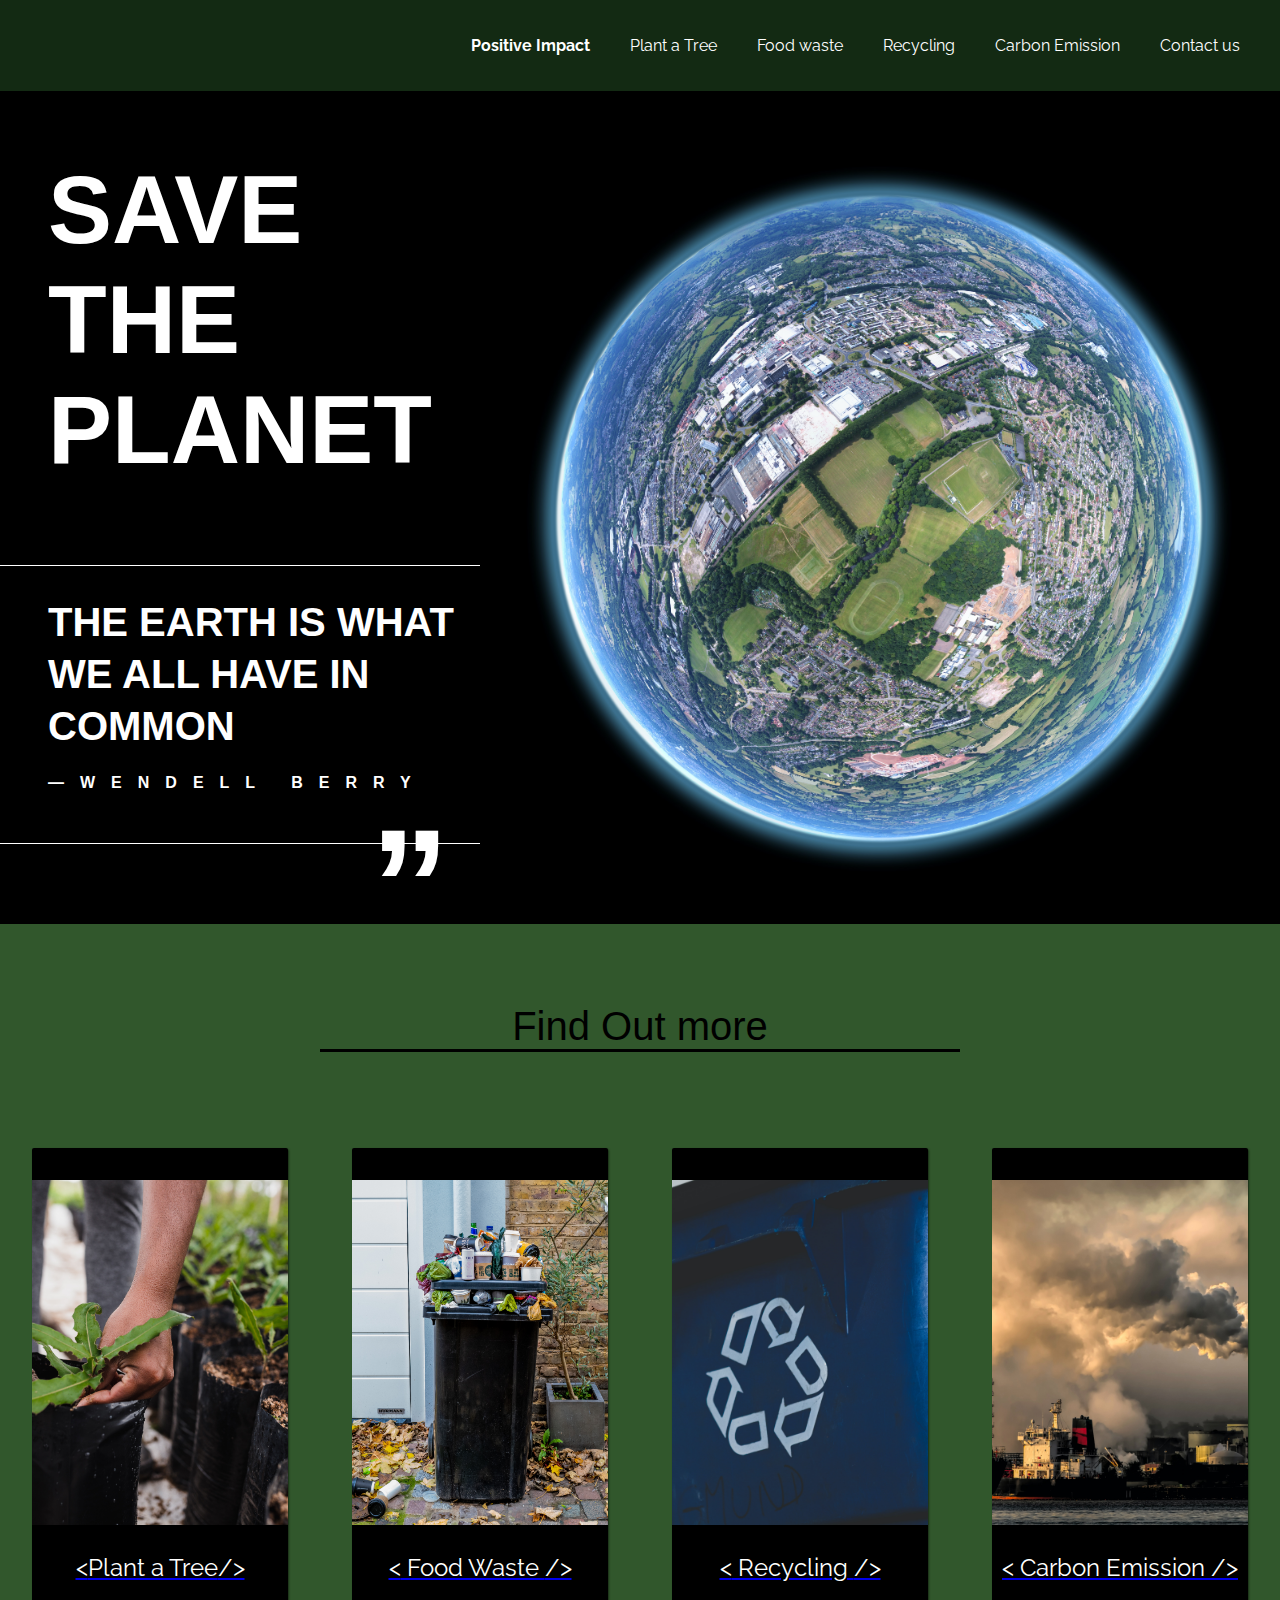
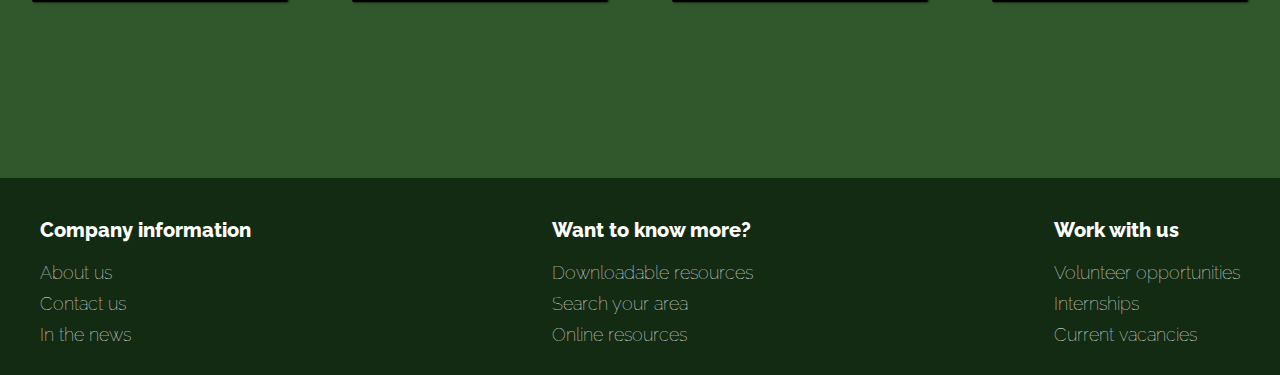
<file: index.html>
<!DOCTYPE html>
<html lang="en">
  <head>
    <meta charset="UTF-8" />
    <meta http-equiv="X-UA-Compatible" content="IE=edge" />
    <meta name="viewport" content="width=device-width, initial-scale=1.0" />
    <link rel="stylesheet" href="CSS/home-page.css" />
    <title>Positive impact</title>
  </head>
  <body>
    <!-- The Navigation section -->
    <header>
      <nav>
        <ul class="nav-links">
          <li>
            <a href="index.html"><strong>Positive Impact</strong></a>
          </li>
          <li><a href="plant-tree.html">Plant a Tree</a></li>
          <li><a href="food-waste.html">Food waste</a></li>
          <li><a href="recycling.html">Recycling</a></li>
          <li><a href="carbon-emission.html">Carbon Emission</a></li>
          <li><a href="#footer">Contact us</a></li>
        </ul>
      </nav>
    </header>
    <!-- ------------------------------------------------------- -->
    <main>
      <!-- the hero section -->
      <section class="hero">
        <div>
          <h1>SAVE THE PLANET</h1>
          <div class="blockquote">
            <h1>The earth is what we all have in common</h1>
            <h4>&mdash;Wendell Berry</h4>
          </div>
        </div>
        <img src="images/louis-reed-hzp_aT02R48-unsplash.jpg" alt="the earth" />
      </section>
      <!-- ----------------------------------------------------------------- -->

      <!-- The section that contains the different pages -->
      <section id="pages" class="pages-section">
        <h2 class="pages-section-header">Find Out more</h2>

        <!--Page one-->
        <div class="pages-grid">
          <a href="food-waste.html" class="page page-tile">
            <img
              class="page-image"
              src="images/vitor-monthay-Gpf84hh6KLI-unsplash.jpg"
              alt="Page"
            />
            <p class="page-title">
              <span class="code">&lt;</span>Plant a Tree<span class="code"
                >&#47;&gt;</span
              >
            </p>
          </a>

          <!-- Page two-->
          <a href="food-waste.html" class="page page-tile">
            <img
              class="page-image"
              src="images/the-blowup-t06aN6vewaQ-unsplash.jpg"
              alt="project"
            />
            <p class="page-title">
              <span class="code">&lt;</span>
              Food Waste
              <span class="code">&#47;&gt;</span>
            </p>
          </a>

          <!--Page three-->
          <a href="recycling.html" class="page page-tile">
            <img
              class="page-image"
              src="images/sigmund-aI4RJ--Mw4I-unsplash.jpg"
              alt="project"
            />
            <p class="page-title">
              <span class="code">&lt;</span>
              Recycling
              <span class="code">&#47;&gt;</span>
            </p>
          </a>
          <!-- Page four -->
          <a href="carbon-emission.html" class="page page-tile">
            <img
              class="page-image"
              src="images/chris-leboutillier-TUJud0AWAPI-unsplash.jpg"
              alt="project"
            />
            <p class="page-title">
              <span class="code">&lt;</span>
              Carbon Emission
              <span class="code">&#47;&gt;</span>
            </p>
          </a>
        </div>
      </section>
      <!-- --------------------------------------------------------- -->
    </main>
    <!-- The Footer section -->
    <footer>
      <div id="footer" class="footer-column">
        <h3>Company information</h3>
        <a href="#">About us</a>
        <a href="#">Contact us</a>
        <a href="#">In the news</a>
      </div>
      <div class="footer-column">
        <h3>Want to know more?</h3>
        <a href="#">Downloadable resources</a>
        <a href="#">Search your area</a>
        <a href="#">Online resources</a>
      </div>
      <div class="footer-column">
        <h3>Work with us</h3>
        <a href="#">Volunteer opportunities</a>
        <a href="#">Internships</a>
        <a href="#">Current vacancies</a>
      </div>
    </footer>
  </body>
</html>
</file>
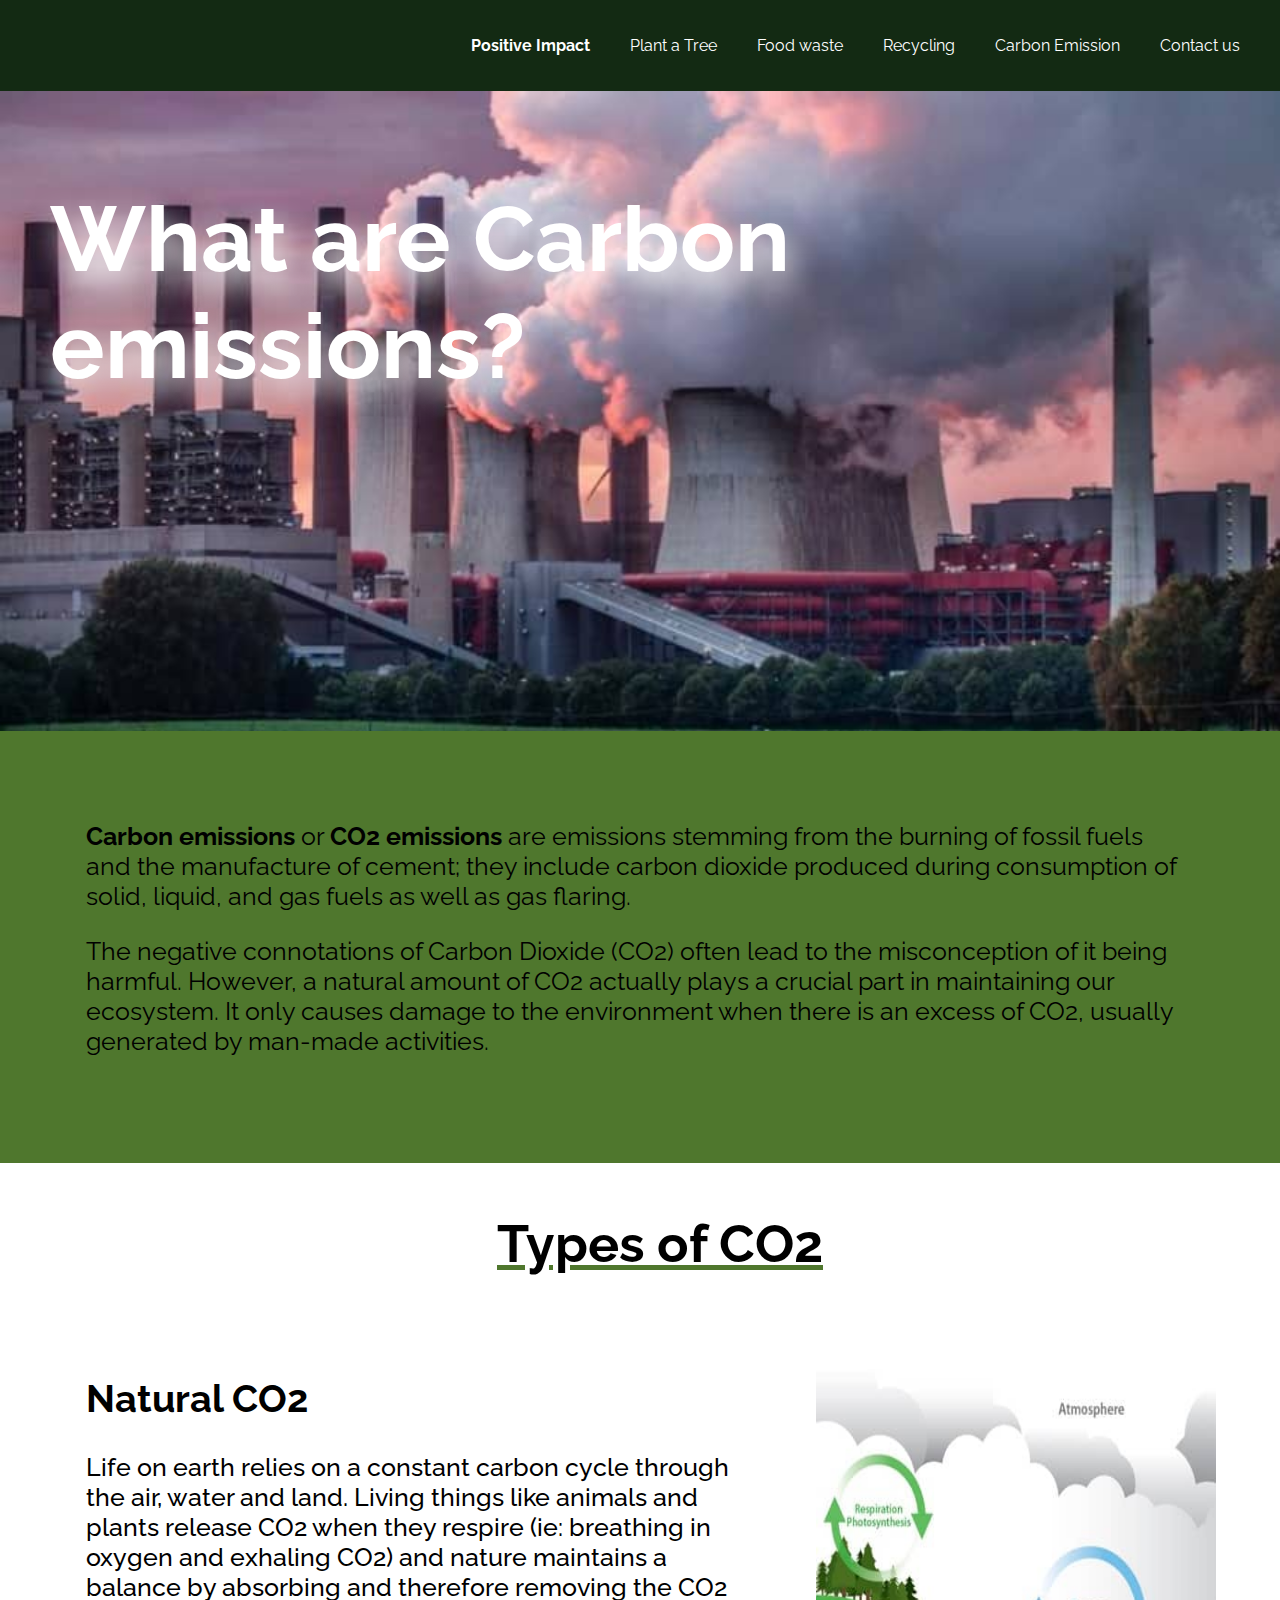
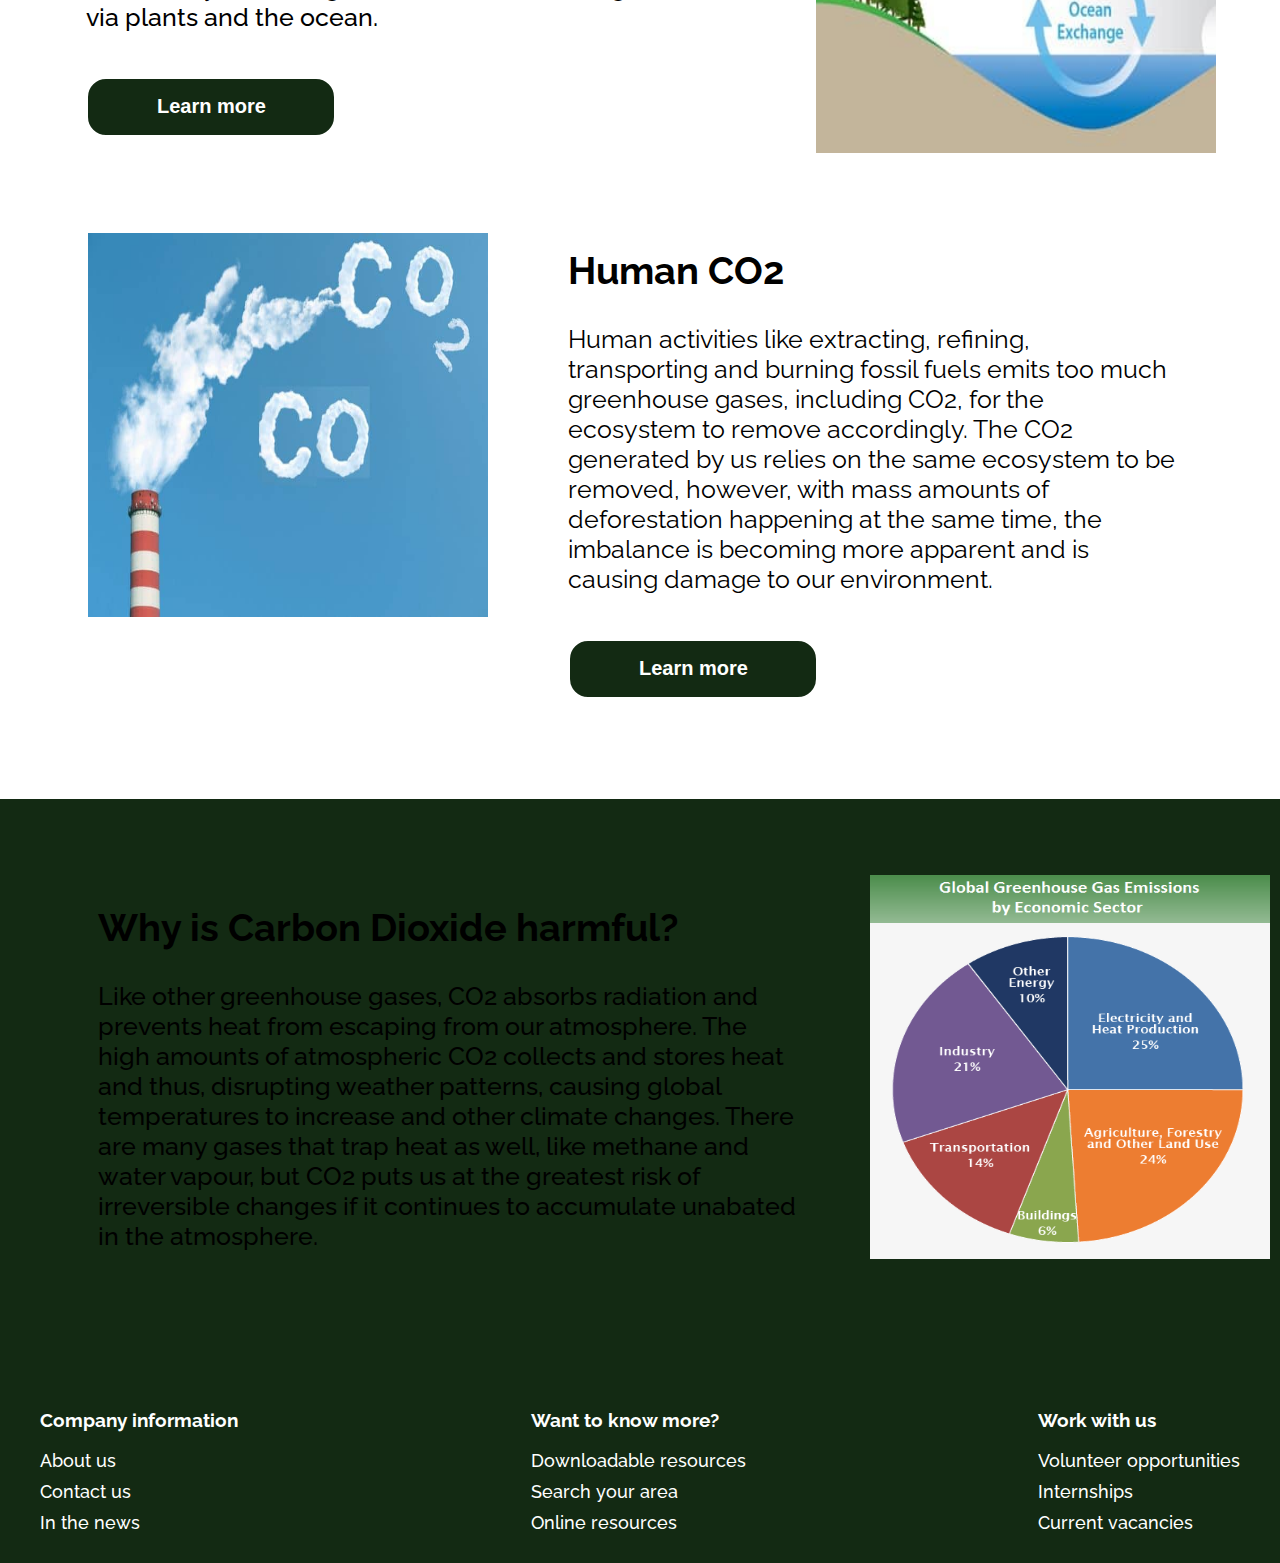
<file: carbon-emission.html>
<!DOCTYPE html>
<html lang="en">
<head>
    <meta charset="UTF-8">
    <meta http-equiv="X-UA-Compatible" content="IE=edge">
    <meta name="viewport" content="width=device-width, initial-scale=1.0">
    <link rel="stylesheet" href="CSS/carbon-emission.css">
    <title>Carbon Emission</title>
</head>
<body>
    <header>
    
        <nav>
            <ul class="nav-links">
                <li>
                    <a href="index.html"><strong>Positive Impact</strong></a>
                </li>
                <li><a href="plant-tree.html">Plant a Tree</a></li>
                <li><a href="food-waste.html">Food waste</a></li>
                <li><a href="recycling.html">Recycling</a></li>
                <li><a href="carbon-emission.html">Carbon Emission</a></li>
                <li><a href="#footer">Contact us</a></li>
            </ul>
        </nav>
    </header>
    <main class="main">
        <div class="div1">

            <div class="div-img">
                <img src="./images/factory.jpg">
                <h1 class="h1">What are Carbon emissions?</h1>
            </div>

            <div class="div-inside">
                
                <p>
                <strong>Carbon  emissions</strong> or <strong>CO2 emissions</strong> are emissions stemming from the burning of fossil fuels and the manufacture of
                cement; they include carbon dioxide produced during consumption of solid, liquid, and gas fuels as well as gas flaring.
                </p>
                <p>
                The negative connotations of Carbon Dioxide (CO2) often lead to the
                misconception of it being harmful. However, a natural amount of CO2 actually
                plays a crucial part in maintaining our ecosystem. It only causes damage to the
                environment when there is an excess of CO2, usually generated by man-made
                activities.
                </p>
            </div> 

        </div>
        
        <div class="types-header">
            <h1>Types of CO2</h1>
        </div>

        <div class="div2">
                
            <div class="div-nature">
                <h2>Natural CO2</h2>
                <p>Life on earth relies on a constant carbon cycle through the air, water and land.
                Living things like animals and plants release CO2 when they respire (ie:
                breathing in oxygen and exhaling CO2) and nature maintains a balance by
                absorbing and therefore removing the CO2 via plants and the ocean.</p>
                <a href="https://www.youtube.com/watch?v=HK8LLWSIIm4"><button class="button-1">Learn more</button></a>
            </div>

            <div>
                <img src="./images/naturalCO2.jpg" alt="naturalCO2" class="trial2">
            </div>

        </div>

        <div class="div3">
            <div >
                <img src="./images/292460697_576459193988518_2287057236453578376_n.jpg" alt="factory smoke" class="Co2">
            </div>
            
            <h2>Human CO2</h2>
            <p>Human activities like extracting, refining, transporting and burning fossil fuels
            emits too much greenhouse gases, including CO2, for the ecosystem to remove
            accordingly. The CO2 generated by us relies on the same ecosystem to be
            removed, however, with mass amounts of deforestation happening at the same
            time, the imbalance is becoming more apparent and is causing damage to our
            environment.</p>
            <a href="https://www.youtube.com/watch?v=HrRq2lzQb08"><button class="button-2">Learn more</button></a>
            
            
            
        </div>

        <div class="div4">

            <div class="graph2">
                <h2>Why is Carbon Dioxide harmful?</h2>
                <p>Like other greenhouse gases, CO2 absorbs radiation and prevents heat from
                escaping from our atmosphere. The high amounts of atmospheric CO2 collects
                and stores heat and thus, disrupting weather patterns, causing global
                temperatures to increase and other climate changes. There are many gases
                that trap heat as well, like methane and water vapour, but CO2 puts us at the
                greatest risk of irreversible changes if it continues to accumulate unabated in
                the atmosphere.</p>
            </div>

            <div class="graph">
                <img src="./images/global_emissions_sector_2015.png" class="trial" />
            </div>
            

        </div>

    </main>
    <footer>
        <div class="footer-column">
            <h3>Company information</h3>
            <a href="#">About us</a>
            <a href="#">Contact us</a>
            <a href="#">In the news</a>
        </div>
        <div class="footer-column">
            <h3>Want to know more?</h3>
            <a href="#">Downloadable resources</a>
            <a href="#">Search your area</a>
            <a href="#">Online resources</a>
        </div>
        <div class="footer-column">
            <h3>Work with us</h3>
            <a href="#">Volunteer opportunities</a>
            <a href="#">Internships</a>
            <a href="#">Current vacancies</a>
        </div>
    </footer>
</body>
</html>
</file>
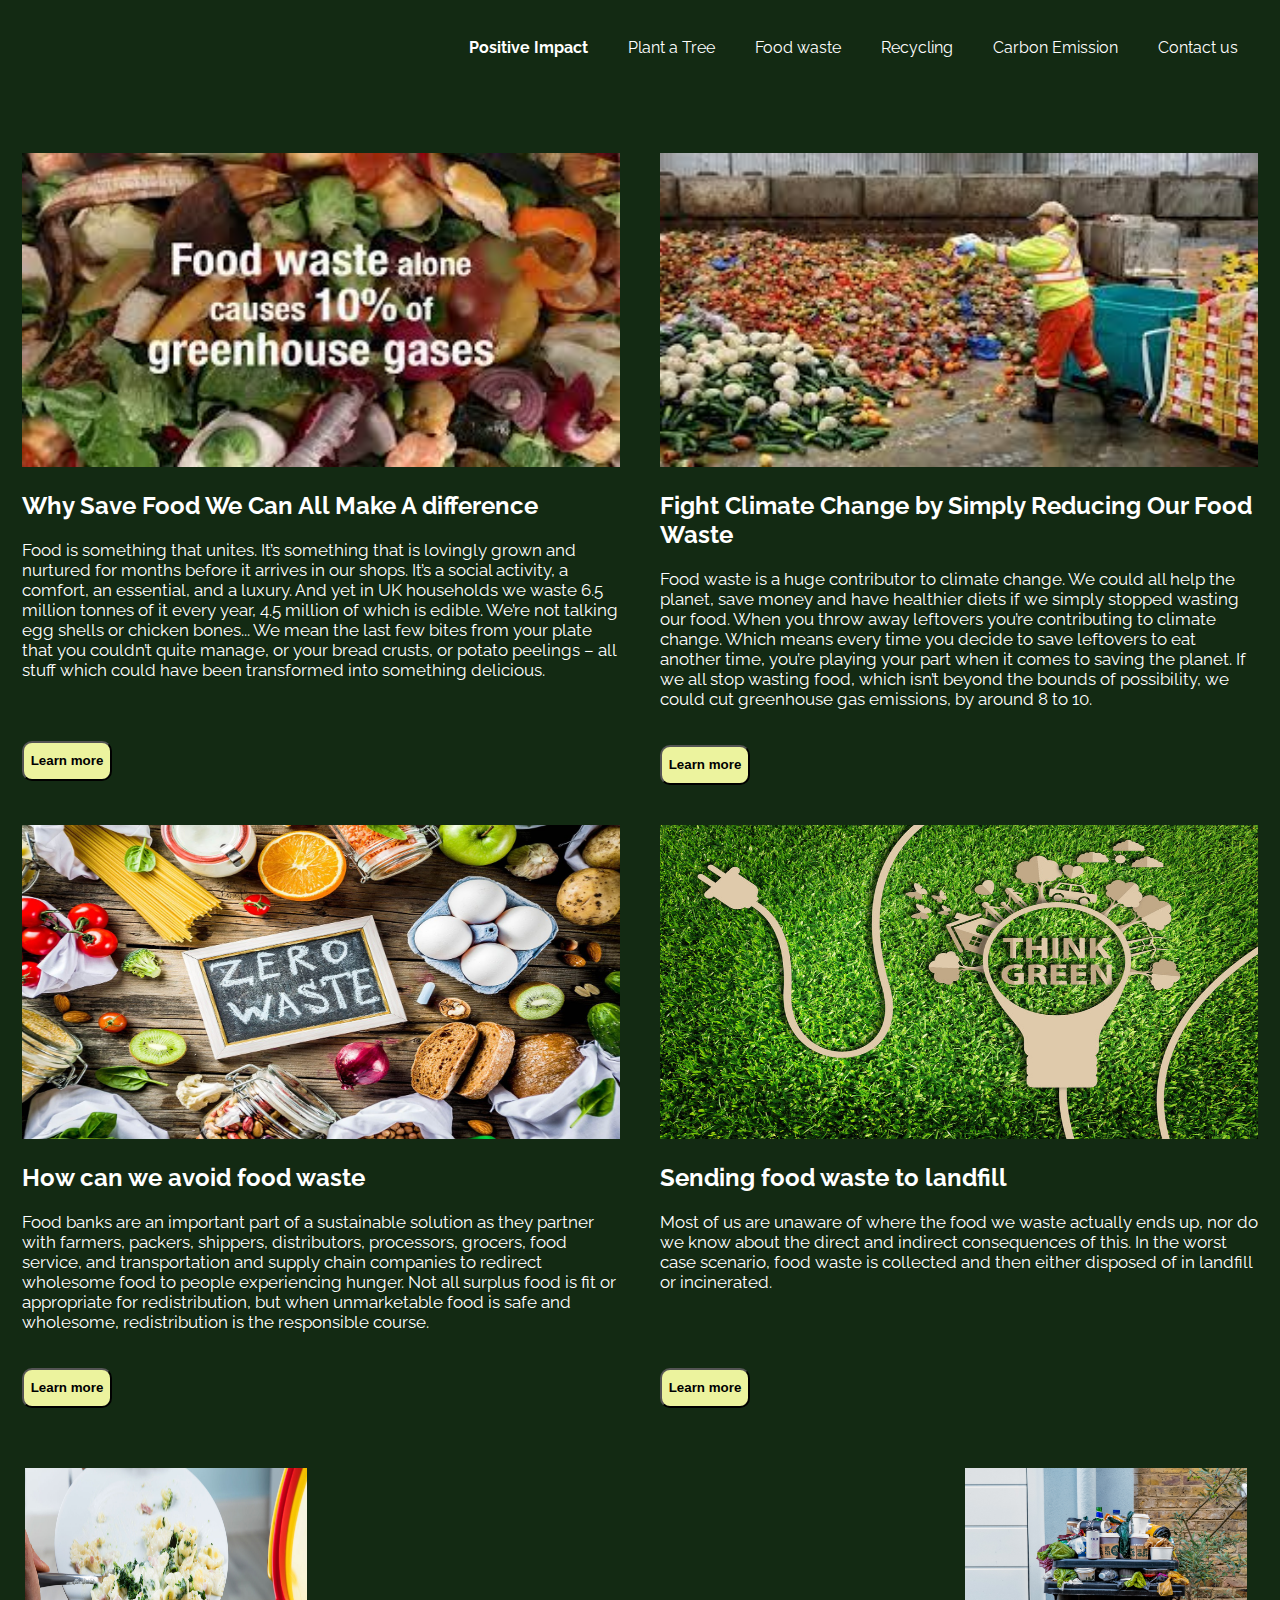
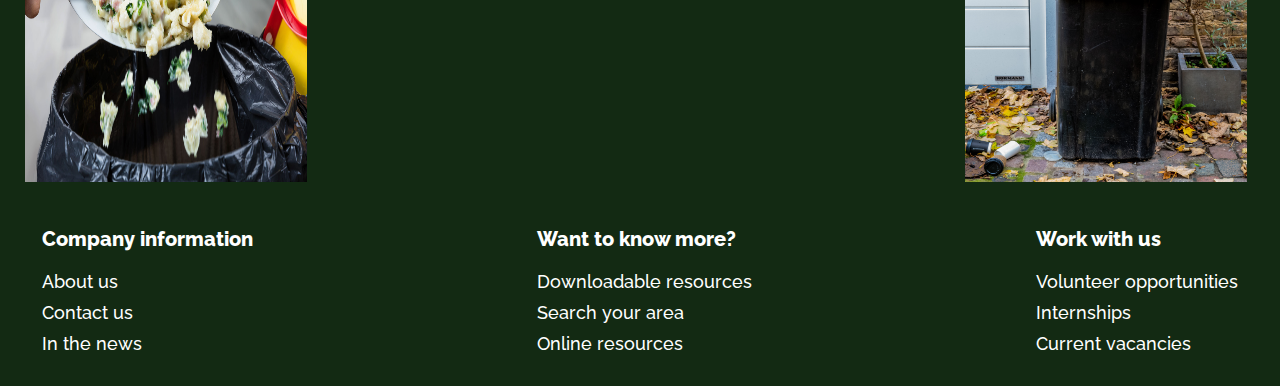
<file: food-waste.html>
<!DOCTYPE html>
<html lang="en">

<head>
    <meta charset="UTF-8">
    <meta http-equiv="X-UA-Compatible" content="IE=edge">
    <meta name="viewport" content="width=device-width, initial-scale=1.0">
    <link rel="stylesheet" href="CSS/food-waste.css">
    <title>How to recycle</title>
</head>

<body>
    <header>
        <nav>
            <ul class="nav-links">
                <li>
                    <a href="index.html"><strong>Positive Impact</strong></a>
                </li>
                <li><a href="plant-tree.html">Plant a Tree</a></li>
                <li><a href="food-waste.html">Food waste</a></li>
                <li><a href="recycling.html">Recycling</a></li>
                <li><a href="carbon-emission.html">Carbon Emission</a></li>
                <li><a href="#footer">Contact us</a></li>
            </ul>
        </nav>
        

    </header>
    <section>
    <div class="container">
        <div class="glass">
            <img src="./images/foodwaste3.jpeg" style="width: 100%">
                <h2>Why Save Food We Can All Make A difference</h2>
                
                <p class="article__summary">
                    Food is something that unites. It’s something that is lovingly grown and nurtured for months before it
                    arrives in our
                    shops. It’s a social activity, a comfort, an essential, and a luxury.
                
                    And yet in UK households we waste 6.5 million tonnes of it every year, 4.5 million of which is edible. We’re
                    not talking
                    egg shells or chicken bones... We mean the last few bites from your plate that you couldn’t quite manage, or
                    your bread
                    crusts, or potato peelings – all stuff which could have been transformed into something delicious.
                    </p>
                    
                     <a href="https://www.lovefoodhatewaste.com/?gclid=CjwKCAjwvsqZBhAlEiwAqAHElaJVF21QuPje3ev77YDaf8Z5ihE_p9oLNGr4uOn7ZBfwCWumt1XethoCAzwQAvD_BwE"><button class="learnmore1"><strong>Learn more</strong></button></a>
        </div>

        <div class="glass">
            <img src="./images/foodwaste1.jpeg" style="width: 100%">
                <h2>Fight Climate Change by Simply Reducing Our Food Waste </h2>
                <p class="article__summary">
                    Food waste is a huge contributor to climate change. We could all help the planet, save money and have
                    healthier diets if
                    we simply stopped wasting our food. When you throw away leftovers you’re contributing to climate change.
                    Which means every time you decide to save leftovers
                    to eat another time, you’re playing your part when it comes to saving the planet. If we all stop wasting
                    food, which
                    isn’t beyond the bounds of possibility, we could cut greenhouse gas emissions, by around 8 to 10.
                     </p>
                     <a href="https://recyclingdestruction.co.uk/?ppc_keyword&gclid=CjwKCAjwvsqZBhAlEiwAqAHElZNTCT45HU0KfaU9juHKc6yLmHzhpr6aHdA3OIdre0yxlSmY01SARBoC0-oQAvD_BwE"><button class="learnmore"><strong>Learn more</strong></button></a>
        </div>
        <div class="glass">
            <img src="./images/zerowaste.jpeg" style="width: 100%">
            <h2>How can we avoid food waste</h2>
        
            <p class="article__summary">
                Food banks are an important part of a sustainable solution as they partner with farmers, packers, shippers,
                distributors, processors, grocers, food service, and transportation and supply chain companies to redirect wholesome
                food to people experiencing hunger. Not all surplus food is fit or appropriate for redistribution, but when unmarketable
                food is safe and wholesome, redistribution is the responsible course.
            </p>
            <a href="https://refed.org/?gclid=CjwKCAjwvsqZBhAlEiwAqAHElf9llW6GhuH_a1LpFMWinhkHW2t97n7d86VLevQu5rVKW7z09CO4tRoCHgkQAvD_BwE"><button class="learnmore"><strong>Learn more</strong></button></a>
        </div>
        <div class="glass">
            <img src="./images/thinkgreen.jpg" style="width: 100%">
            <h2>Sending food waste to landfill</h2>
        
            <p class="article__summary">
            Most of us are unaware of where the food we waste actually ends up, nor do we know about the direct and indirect
            consequences of this. In the worst case scenario, food waste is collected and then either disposed of in landfill or
            incinerated.
            </p>
            <a href="https://www.circularonline.co.uk/news/sending-food-waste-to-landfill-socially-unacceptable/?gclid=CjwKCAjwvsqZBhAlEiwAqAHElUnjLeoSwR_efHENjGu3ElNX2kqoMoI-yw_DDXrI00zlL_HlbFP-qRoC8-kQAvD_BwE"><button class="learnmore2"><strong>Learn more</strong></button></a>
        </div>
       
    </div>

    <div class="sub-container">
        <div class="glass">
            <img src="./images/cutfoodwaste.jpeg" style="width: 90%">
        </div>
        <div class="glass">
        <iframe height="315" src="https://www.youtube.com/embed/2I8Tjb4Fy-Q" title="YouTube video player"
            frameborder="0" allow="accelerometer; autoplay; clipboard-write; encrypted-media; gyroscope; picture-in-picture"
            allowfullscreen></iframe>
         </div>

        <div class="glass">
            <iframe height="315" src="https://www.youtube.com/embed/ccR2zK6yn8o" title="YouTube video player" frameborder="0"
                allow="accelerometer; autoplay; clipboard-write; encrypted-media; gyroscope; picture-in-picture"
                allowfullscreen></iframe>
        </div>

        <div class="glass">
        <img src="./images/binwastejpg" style="width: 90%">
        </div>
    </div>
    </section>
    <footer>
        <div class="footer-column">
            <h3>Company information</h3>
            <a href="#">About us</a>
            <a href="#">Contact us</a>
            <a href="#">In the news</a>
        </div>
        <div class="footer-column">
            <h3>Want to know more?</h3>
            <a href="#">Downloadable resources</a>
            <a href="#">Search your area</a>
            <a href="#">Online resources</a>
        </div>
        <div class="footer-column">
            <h3>Work with us</h3>
            <a href="#">Volunteer opportunities</a>
            <a href="#">Internships</a>
            <a href="#">Current vacancies</a>
        </div>
    </footer>
    </body>
    
    </html>
    </body>
    </head>
</html>
</file>
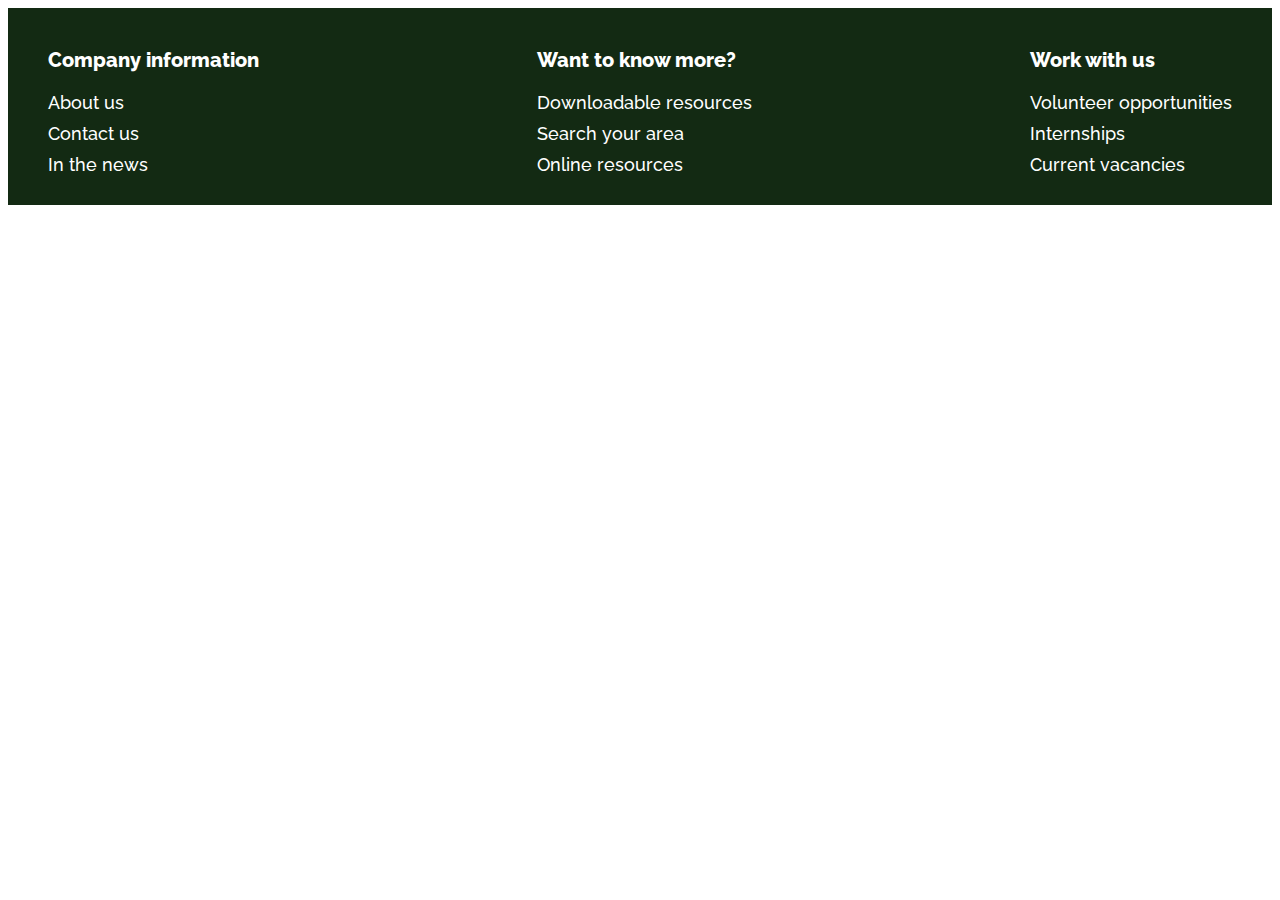
<file: footer.html>
<!DOCTYPE html>
<html lang="en">
<head>
    <meta charset="UTF-8">
    <meta http-equiv="X-UA-Compatible" content="IE=edge">
    <meta name="viewport" content="width=device-width, initial-scale=1.0">
    <link rel="stylesheet" href="CSS/footer.css">
    <title>Document</title>
</head>
<body>
    <footer>
        <div class="footer-column">
            <h3>Company information</h3>
            <a href="#">About us</a>
            <a href="#">Contact us</a>
            <a href="#">In the news</a>
        </div>
        <div class="footer-column">
            <h3>Want to know more?</h3>
            <a href="#">Downloadable resources</a>
            <a href="#">Search your area</a>
            <a href="#">Online resources</a>
        </div>
        <div class="footer-column">
              <h3>Work with us</h3>
              <a href="#">Volunteer opportunities</a>
              <a href="#">Internships</a>
              <a href="#">Current vacancies</a>
        </div>
    </footer>
</body>
</html>
</file>
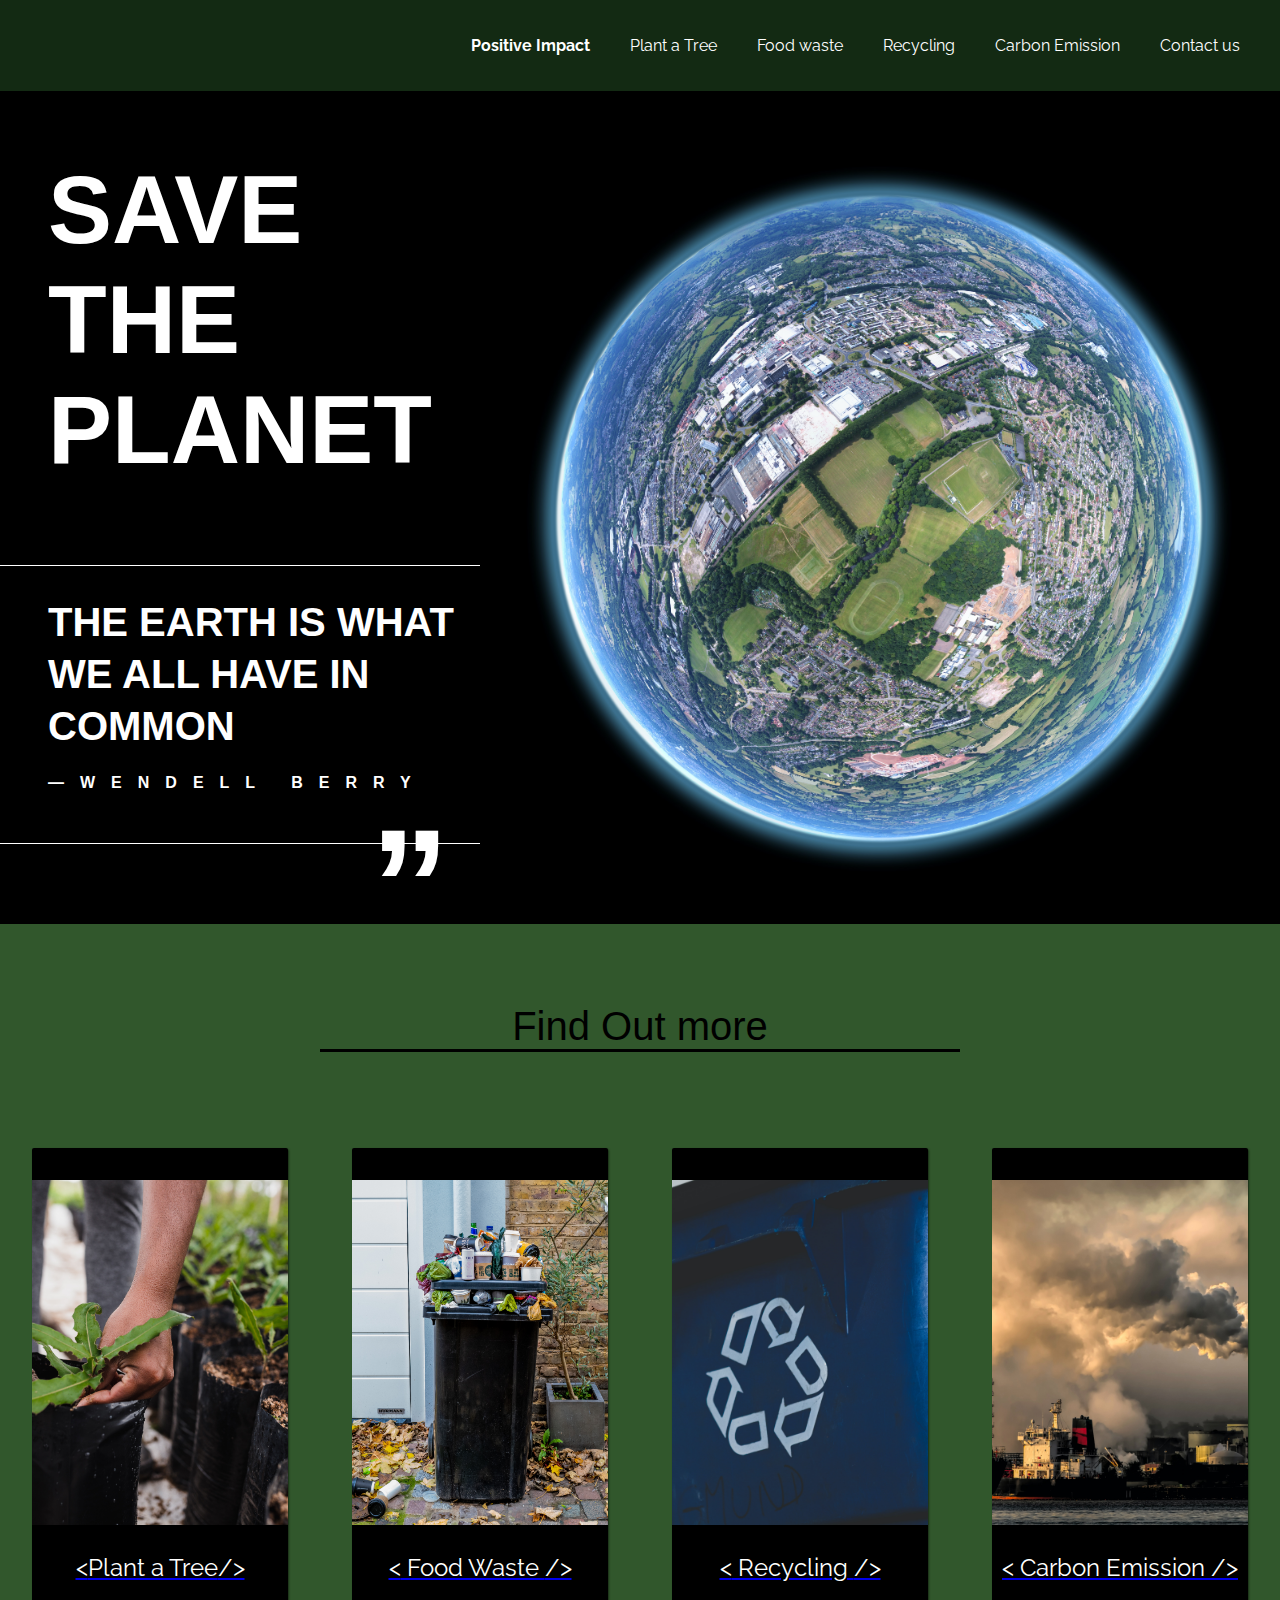
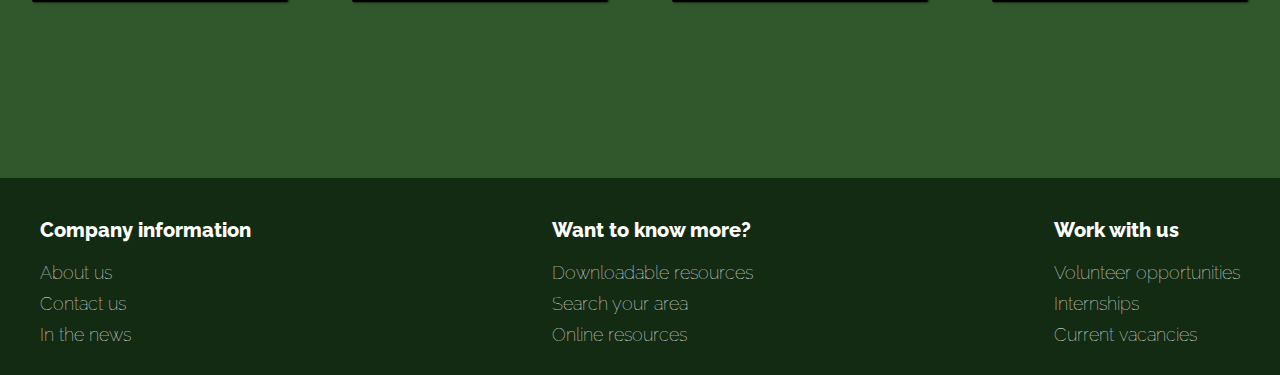
<file: home-page.html>
<!DOCTYPE html>
<html lang="en">
  <head>
    <meta charset="UTF-8" />
    <meta http-equiv="X-UA-Compatible" content="IE=edge" />
    <meta name="viewport" content="width=device-width, initial-scale=1.0" />
    <link rel="stylesheet" href="CSS/home-page.css" />
    <title>Positive impact</title>
  </head>
  <body>
    <!-- The Navigation section -->
    <header>
      <nav>
        <ul class="nav-links">
          <li>
            <a href="home-page.html"><strong>Positive Impact</strong></a>
          </li>
          <li><a href="plant-tree.html">Plant a Tree</a></li>
          <li><a href="food-waste.html">Food waste</a></li>
          <li><a href="recycling.html">Recycling</a></li>
          <li><a href="carbon-emission.html">Carbon Emission</a></li>
          <li><a href="#footer">Contact us</a></li>
        </ul>
      </nav>
    </header>
    <!-- ------------------------------------------------------- -->
    <main>
      <!-- the hero section -->
      <section class="hero">
        <div>
          <h1>SAVE THE PLANET</h1>
          <div class="blockquote">
            <h1>The earth is what we all have in common</h1>
            <h4>&mdash;Wendell Berry</h4>
          </div>
        </div>
        <img src="images/louis-reed-hzp_aT02R48-unsplash.jpg" alt="the earth" />
      </section>
      <!-- ----------------------------------------------------------------- -->

      <!-- The section that contains the different pages -->
      <section id="pages" class="pages-section">
        <h2 class="pages-section-header">Find Out more</h2>

        <!--Page one-->
        <div class="pages-grid">
          <a href="food-waste.html" class="page page-tile">
            <img
              class="page-image"
              src="images/vitor-monthay-Gpf84hh6KLI-unsplash.jpg"
              alt="Page"
            />
            <p class="page-title">
              <span class="code">&lt;</span>Plant a Tree<span class="code"
                >&#47;&gt;</span
              >
            </p>
          </a>

          <!-- Page two-->
          <a href="food-waste.html" class="page page-tile">
            <img
              class="page-image"
              src="images/the-blowup-t06aN6vewaQ-unsplash.jpg"
              alt="project"
            />
            <p class="page-title">
              <span class="code">&lt;</span>
              Food Waste
              <span class="code">&#47;&gt;</span>
            </p>
          </a>

          <!--Page three-->
          <a href="recycling.html" class="page page-tile">
            <img
              class="page-image"
              src="images/sigmund-aI4RJ--Mw4I-unsplash.jpg"
              alt="project"
            />
            <p class="page-title">
              <span class="code">&lt;</span>
              Recycling
              <span class="code">&#47;&gt;</span>
            </p>
          </a>
          <!-- Page four -->
          <a href="carbon-emission.html" class="page page-tile">
            <img
              class="page-image"
              src="images/chris-leboutillier-TUJud0AWAPI-unsplash.jpg"
              alt="project"
            />
            <p class="page-title">
              <span class="code">&lt;</span>
              Carbon Emission
              <span class="code">&#47;&gt;</span>
            </p>
          </a>
        </div>
      </section>
      <!-- --------------------------------------------------------- -->
    </main>
    <!-- The Footer section -->
    <footer>
      <div id="footer" class="footer-column">
        <h3>Company information</h3>
        <a href="#">About us</a>
        <a href="#">Contact us</a>
        <a href="#">In the news</a>
      </div>
      <div class="footer-column">
        <h3>Want to know more?</h3>
        <a href="#">Downloadable resources</a>
        <a href="#">Search your area</a>
        <a href="#">Online resources</a>
      </div>
      <div class="footer-column">
        <h3>Work with us</h3>
        <a href="#">Volunteer opportunities</a>
        <a href="#">Internships</a>
        <a href="#">Current vacancies</a>
      </div>
    </footer>
  </body>
</html>
</file>
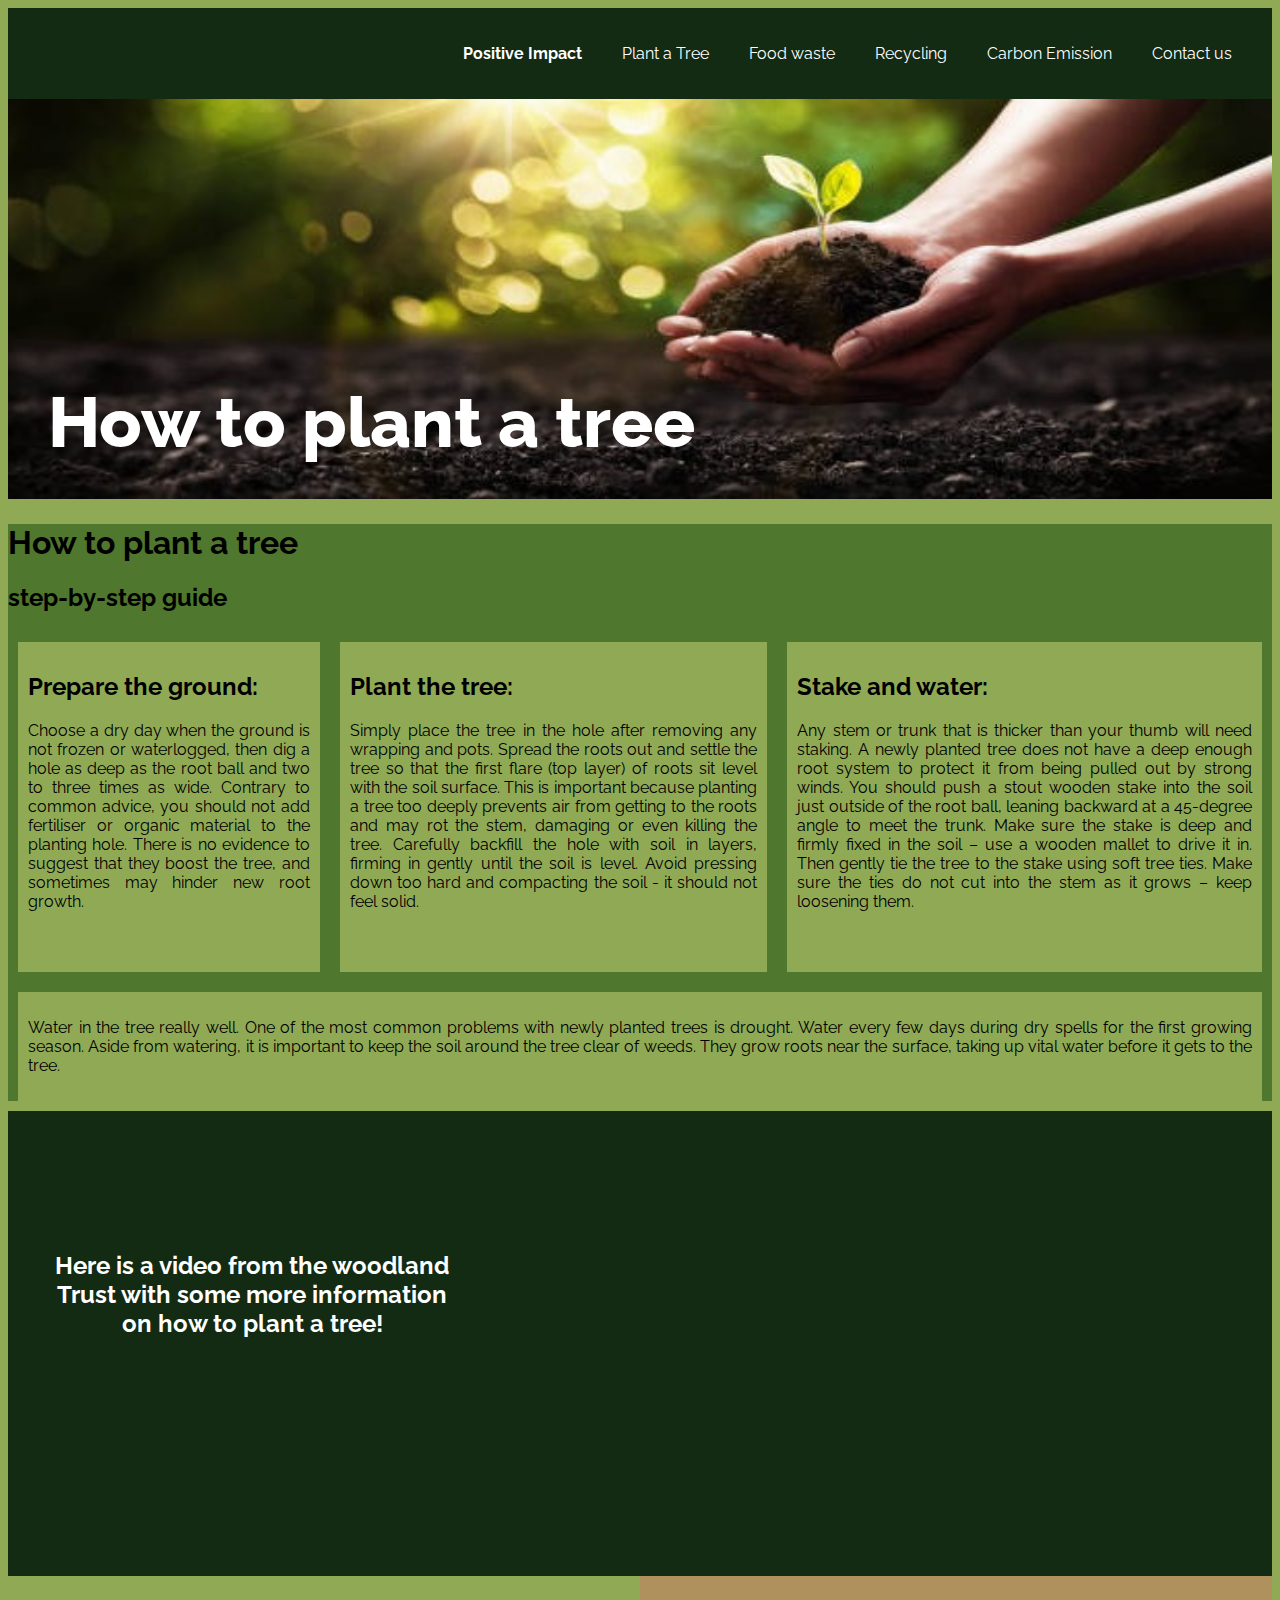
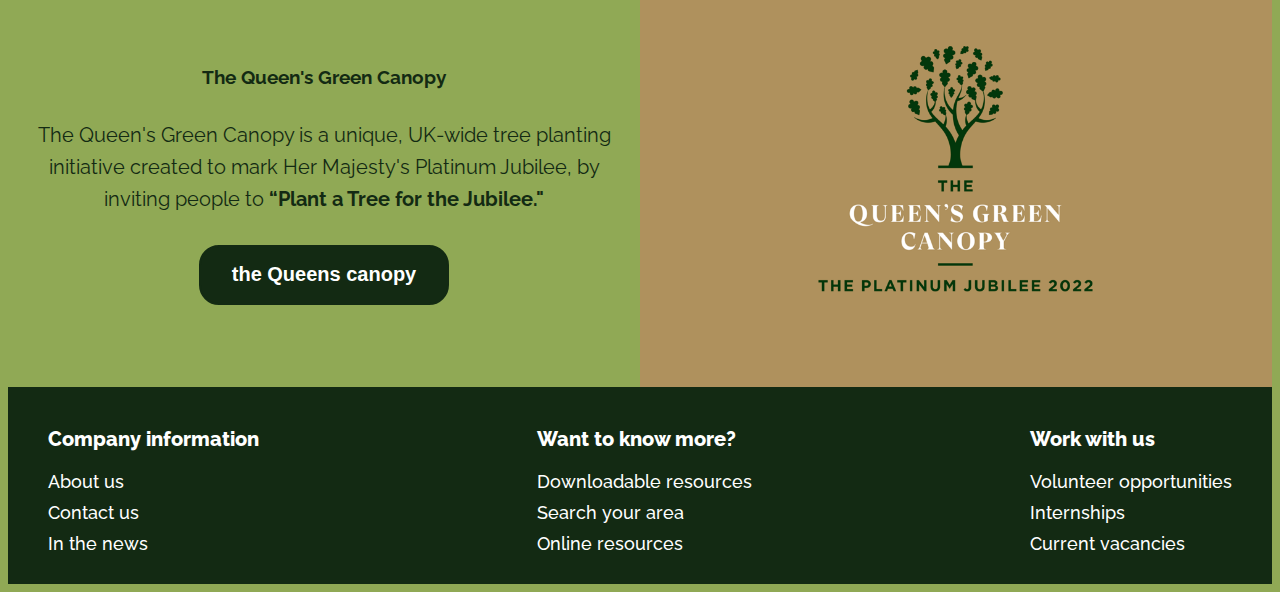
<file: plant-tree.html>
<!DOCTYPE html>
<html lang="en">

<head>
    <meta charset="UTF-8">
    <meta http-equiv="X-UA-Compatible" content="IE=edge">
    <meta name="viewport" content="width=device-width, initial-scale=1.0">
    <link rel="stylesheet" href="CSS/plant-tree.css">
    <title>Plant a Tree</title>
</head>

<body>
    <header>

        <nav>
            <ul class="nav-links">
                <li>
                    <a href="index.html"><strong>Positive Impact</strong></a>
                </li>
                <li><a href="plant-tree.html">Plant a Tree</a></li>
                <li><a href="food-waste.html">Food waste</a></li>
                <li><a href="recycling.html">Recycling</a></li>
                <li><a href="carbon-emission.html">Carbon Emission</a></li>
                <li><a href="#footer">Contact us</a></li>
            </ul>
        </nav>
    </header>
    <div class="hero">
        <div class="hero_text">How to plant a tree</div>
        <img src="images\istockphoto-9370-flip.jpg" alt="hands holding dirty and sapling">
    </div>

    <div class="containerSteps">
        <h1>How to plant a tree </h1>
        <h2>step-by-step guide</h2>
        <div class="card">
            <section class="cards">
                <h2>Prepare the ground:</h2>

                </p>Choose a dry day when the ground is not frozen or waterlogged, then dig a hole as deep as the root
                ball
                and two to three
                times as wide. Contrary to common advice, you should not add fertiliser or organic material to the
                planting
                hole. There
                is no evidence to suggest that they boost the tree, and sometimes may hinder new root growth.
                </p>
            </section>
            <section class="cards">
                <h2>Plant the tree:</h2>
                <p>Simply place the tree in the hole after removing any wrapping and pots. Spread the roots out and
                    settle the tree so that
                    the first flare (top layer) of roots sit level with the soil surface.
                    This is important because planting a tree too deeply prevents air from getting to the roots and
                    may rot the stem,
                    damaging or even killing the tree.
                    Carefully backfill the hole with soil in layers, firming in gently until the soil is level.
                    Avoid pressing down too hard
                    and compacting the soil - it should not feel solid.
                </p>
            </section>
            <section class="cards">
                <h2>Stake and water:</h2>
                <p>Any stem or trunk that is thicker than your thumb will need staking. A newly planted tree does
                    not have a deep enough
                    root system to protect it from being pulled out by strong winds.
                    You should push a stout wooden stake into the soil just outside of the root ball, leaning
                    backward at a 45-degree angle
                    to meet the trunk. Make sure the stake is deep and firmly fixed in the soil – use a wooden
                    mallet to drive it in.
                    Then gently tie the tree to the stake using soft tree ties. Make sure the ties do not cut into
                    the stem as it grows –
                    keep loosening them.</p>
            </section>
        </div>
        <section class="cards">
            <p>
                Water in the tree really well. One of the most common problems with newly planted trees is
                drought. Water every few days
                during dry spells for the first growing season.
                Aside from watering, it is important to keep the soil around the tree clear of weeds. They grow
                roots near the surface,
                taking up vital water before it gets to the tree.
            </p>
        </section>

    </div>
    <div class="container">

        <div class="container">

            <h2 class="white-text">Here is a video from the woodland Trust
                with some more information on how to plant a tree!
            </h2>
        </div>
        <div class="container__text2">
            <iframe width="600" height="345" src="https://www.youtube.com/embed/yBqGVlURa9o"
                title="YouTube video player" frameborder="0"
                allow="accelerometer; autoplay; clipboard-write; encrypted-media; gyroscope; picture-in-picture"
                allowfullscreen></iframe>
        </div>
    </div>
    <div class="container__1">
        <div class="container__text2">
            <h3>The Queen's Green Canopy </h3>
            <p>The Queen's Green Canopy is a unique, UK-wide tree planting initiative
                created to mark Her Majesty's Platinum
                Jubilee, by inviting people to <strong>“Plant a Tree for the Jubilee."</strong></p>
            <a href="https://queensgreencanopy.org/"><button class="container__button">the Queens
                    canopy</button></a>
        </div>
        <img src="images\News-Chelsea-Flower-Show-1024x666.png">


    </div>
    <footer>
        <div class="footer-column">
            <h3>Company information</h3>
            <a href="#">About us</a>
            <a href="#">Contact us</a>
            <a href="#">In the news</a>
        </div>
        <div class="footer-column">
            <h3>Want to know more?</h3>
            <a href="#">Downloadable resources</a>
            <a href="#">Search your area</a>
            <a href="#">Online resources</a>
        </div>
        <div class="footer-column">
            <h3>Work with us</h3>
            <a href="#">Volunteer opportunities</a>
            <a href="#">Internships</a>
            <a href="#">Current vacancies</a>
        </div>
    </footer>
</body>

</html>
</file>
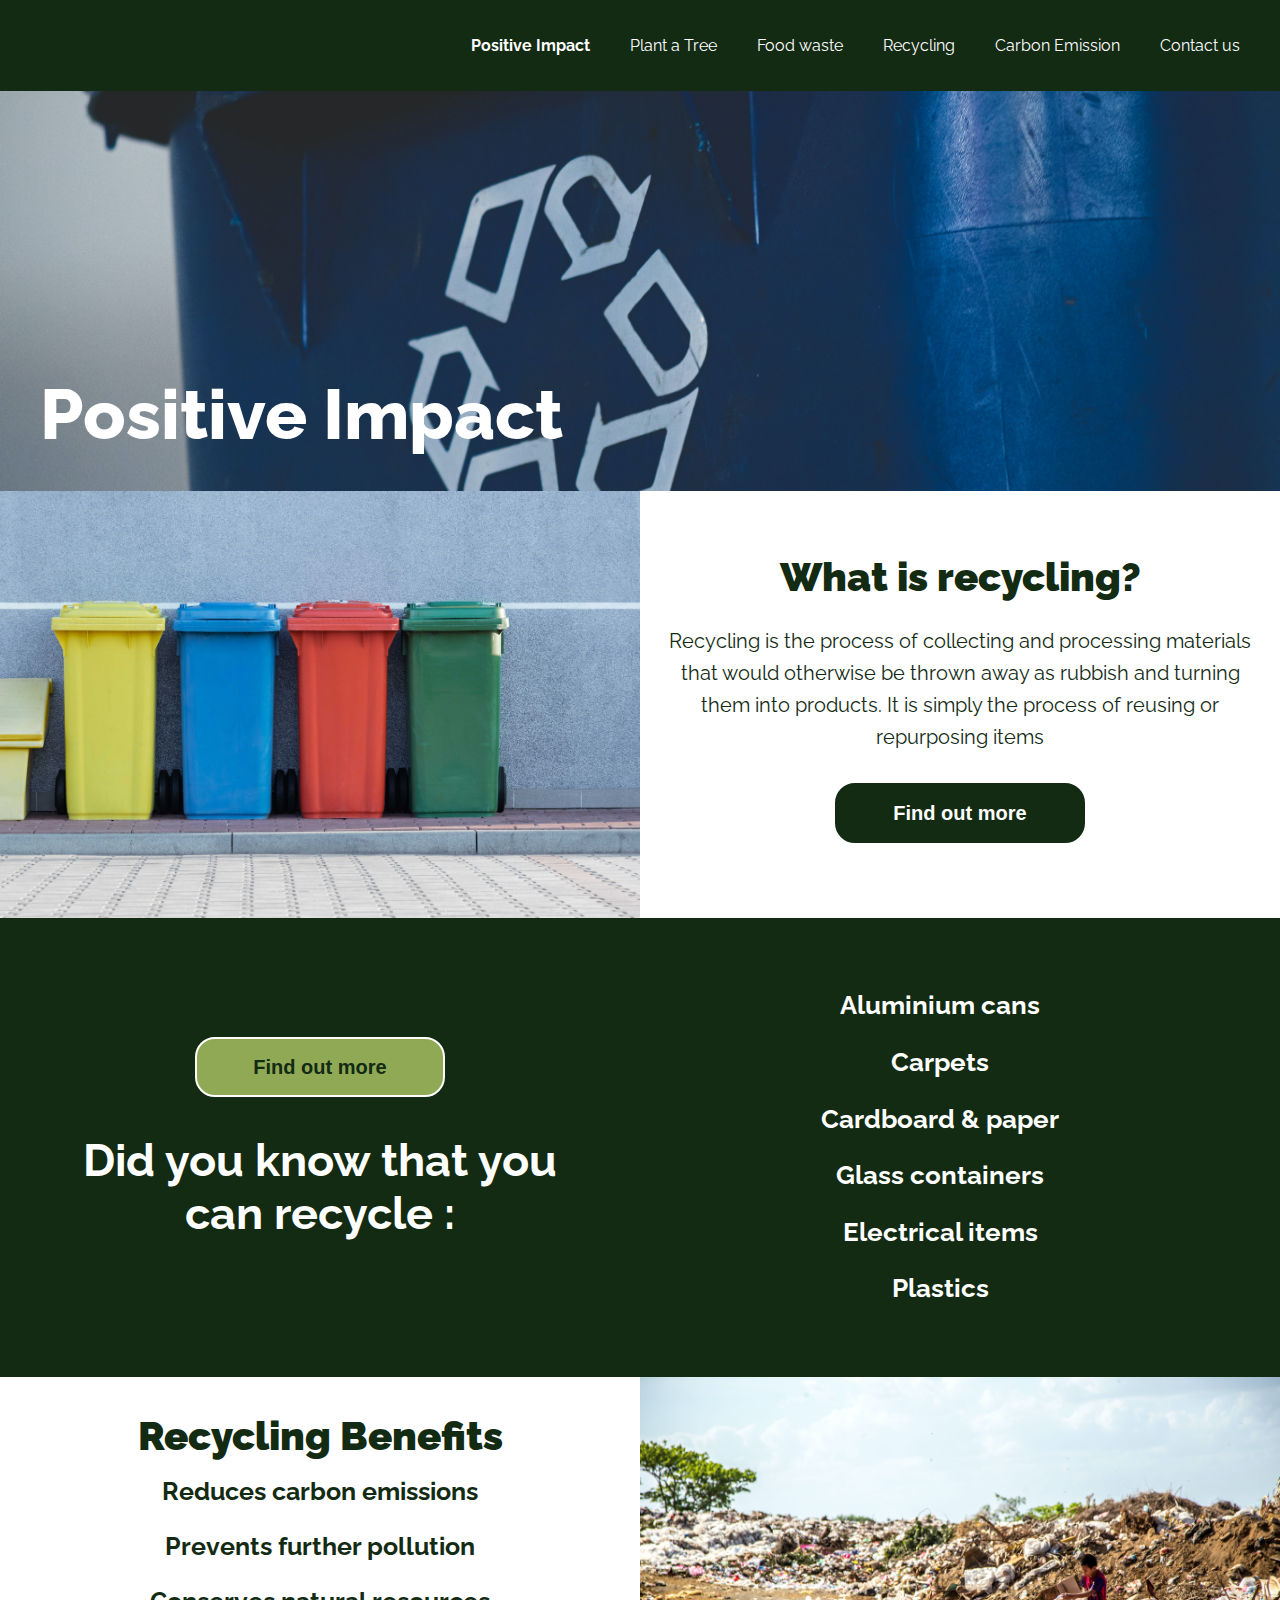
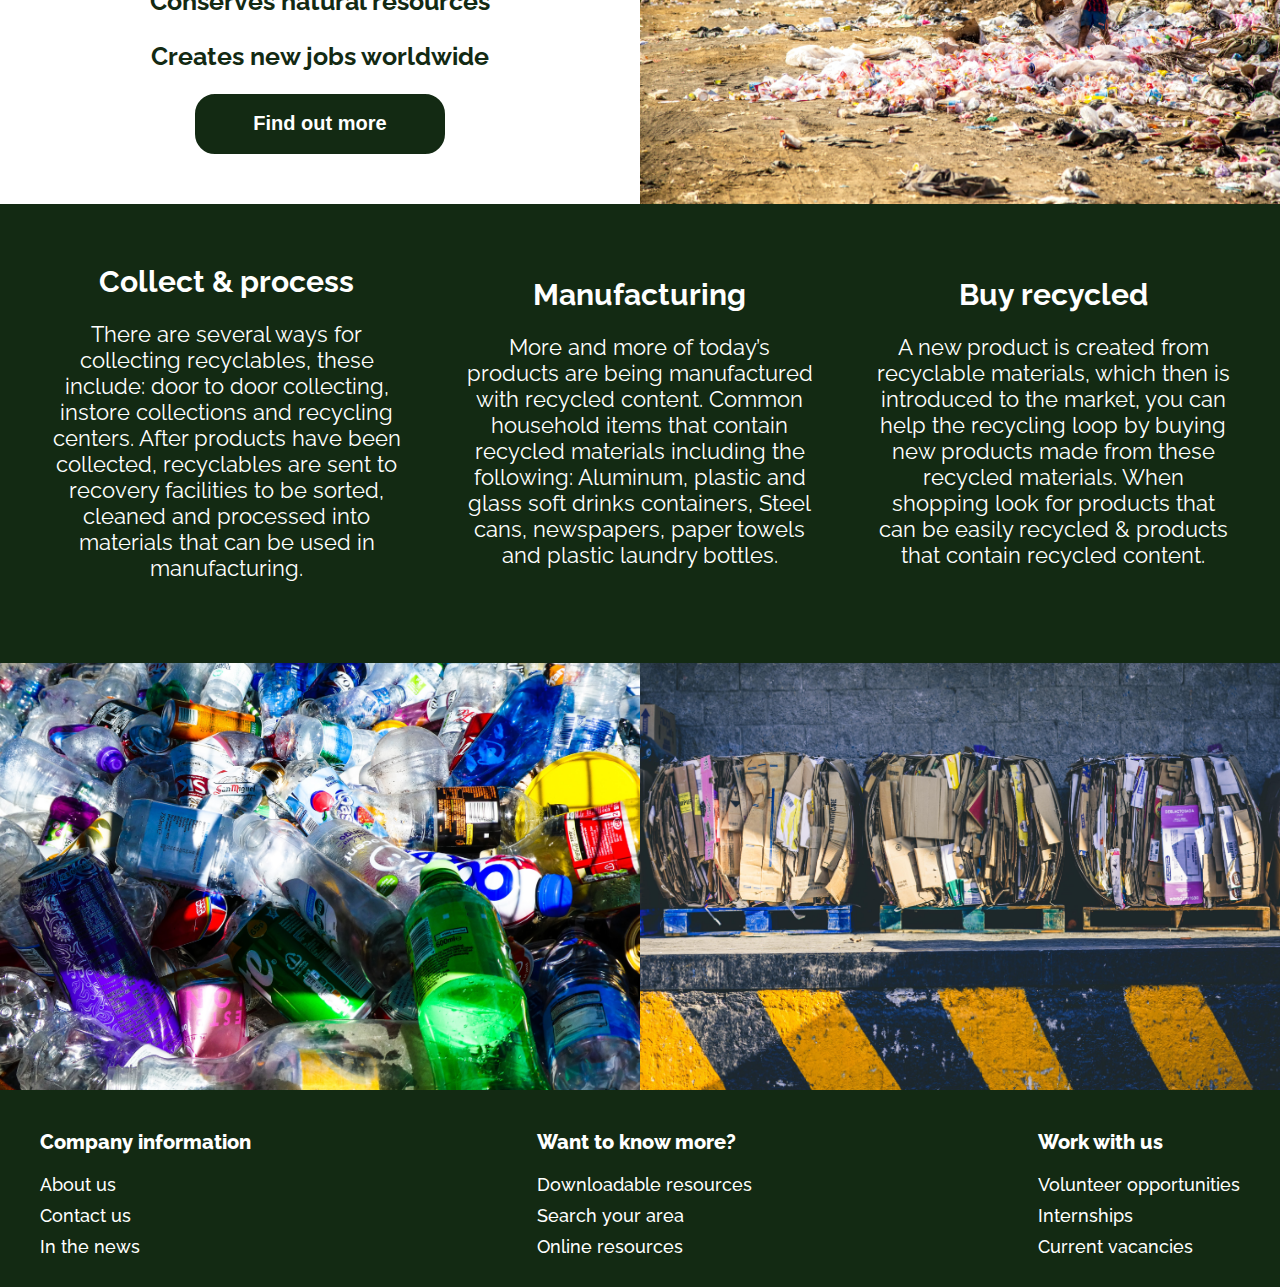
<file: recycling.html>
<!DOCTYPE html>
<html lang="en">
<head>
    <meta charset="UTF-8">
    <meta http-equiv="X-UA-Compatible" content="IE=edge">
    <meta name="viewport" content="width=device-width, initial-scale=1.0">
    <link rel="stylesheet" href="CSS/recycling.css">
    <title>How to recycle</title>
</head>
<body>
    <header>
      <nav>
        <ul class="nav-links">
          <li>
            <a href="index.html"><strong>Positive Impact</strong></a>
          </li>
          <li><a href="plant-tree.html">Plant a Tree</a></li>
          <li><a href="food-waste.html">Food waste</a></li>
          <li><a href="recycling.html">Recycling</a></li>
          <li><a href="carbon-emission.html">Carbon Emission</a></li>
          <li><a href="#footer">Contact us</a></li>
        </ul>
      </nav>
    </header>
    <div class="hero">
        <div class="hero_text">Positive Impact</div>
        <img src="images/sigmund-aI4RJ--Mw4I-unsplash.jpg" alt="">
    </div>
    <div class="container__1">
        <img class="top-image" src="images/pawel-czerwinski-RkIsyD_AVvc-unsplash.jpg" alt="">
        <div class="container__text2">
            <h2>What is recycling?</h2>
            <p>Recycling is the process of collecting and processing materials that would otherwise be thrown away as rubbish and turning them into products. It is simply the process of reusing or repurposing items</p>
            <a href="https://www.which.co.uk/reviews/shopping-sustainably/article/how-to-recycle-in-the-uk-ajwEz4p63Qs6"><button class="container__button">Find out more</button></a>
        </div>
    </div>
    <div class="container">
        <div class="container__text">
            <a href="https://www.recyclenow.com/">
                <button class="container__button">Find out more</button></a>
            <h2>Did you know that you can recycle :</h2>
        </div>
        <div class="container__text1">
        <h3>Aluminium cans</h3>
        <h3>Carpets</h3>
        <h3>Cardboard & paper</h3>
        <h3>Glass containers</h3>
        <h3>Electrical items</h3>
        <h3>Plastics</h3>
        </div>
    </div>
    <div class="container__1">
        <div class="container__text2">
            <h2>Recycling Benefits</h2>
            <h4>Reduces carbon emissions</h4>
            <h4>Prevents further pollution</h4>
            <h4>Conserves natural resources </h4>
            <h4>Creates new jobs worldwide</h4>
            <a href="https://www.living-future.eu/?gclid=Cj0KCQjw6_CYBhDjARIsABnuSzov0UZeMJSd-W8wdINtLQ4pU8ge1t45UjRSDOH7kowh9tOgD8_i4vgaAo2KEALw_wcB"><button class="container__button">Find out more</button></a>
        </div>
        <img src="images/hermes-rivera-R1_ibA4oXiI-unsplash.jpg" alt="">
    </div>
    <div class="container">
        <div class="container__text">
            <h4>Collect & process</h4>
            <p>There are several ways for collecting recyclables, these include: door to door collecting, instore collections and recycling centers. After
           products have been collected, recyclables are sent to recovery facilities to be sorted, cleaned and processed into materials that can be
            used in manufacturing.</p>
        </div>
        <div class="container__text">
            <h4>Manufacturing</h4>
            <p>More and more of today’s products are being manufactured with recycled content. Common household items that contain
            recycled materials including the following: Aluminum, plastic and glass soft drinks containers, Steel cans, newspapers, paper towels and plastic laundry bottles.
            </p>
        </div>
        <div class="container__text">
            <h4>Buy recycled</h4>
            <p>A new product is created from recyclable materials, which then is introduced to the market, you
            can help the recycling loop by buying new products made from these recycled materials. When shopping look for products that can be easily recycled &
            products that contain recycled content.
            </p>
        </div>
    </div>
    <div class="image-section">
        <img src="images/nick-fewings--2lJGRIY5P0-unsplash.jpg" alt="">
        <img src="images/alfonso-navarro-qph7tJfcDys-unsplash.jpg" alt="">
    </div>
    <footer>
        <div class="footer-column">
            <h3>Company information</h3>
            <a href="#">About us</a>
            <a href="#">Contact us</a>
            <a href="#">In the news</a>
        </div>
        <div class="footer-column">
            <h3>Want to know more?</h3>
            <a href="#">Downloadable resources</a>
            <a href="#">Search your area</a>
            <a href="#">Online resources</a>
        </div>
        <div class="footer-column">
            <h3>Work with us</h3>
            <a href="#">Volunteer opportunities</a>
            <a href="#">Internships</a>
            <a href="#">Current vacancies</a>
        </div>
    </footer>
</body>
</html>
</file>
<file: CSS/home-page.css>
@import url('https://fonts.googleapis.com/css2?family=Raleway&display=swap');

/* These are the colors that are going to be used for the project */
:root {
    --very-dark-green: #132A13;
    --dark-green: #31572C;
    --green: #4F772D;
    --light-green: #90A955;
    --lighter-green: #ECF39E;
    font-family: 'Raleway', sans-serif;
}

 body {
    margin: 0;
} 
/* The Header section-------- */
header{   
    display: flex;
    justify-content: flex-end;
    background-color: var(--very-dark-green);
    
} 
.nav-links{
    display: flex;
    justify-content: inline-block;
    list-style: none;
    padding: 0px 20px;
}

.nav-links li{
    margin: 20px;
}

.nav-links li a{
    transition: all 0.3s ease 0s;
    text-decoration: none;
    font-size: 16px;
    color: #ffff;
}
.nav-links li a:hover{
    color: var(--lighter-green);    
}

/* ------------------------------------------------------------------ */

/* The Hero section  */
.hero{
	display: flex; 
	flex-direction: row; 
    justify-content: space-between;
	background-color: #000; 
}
.hero h1{
    color: #fff;
    font-family: 'FUTURE', sans-serif;
    font-size: 6rem;
    font-weight: bolder;
    padding-left: 3rem;
    
}

img{
	width: 800px; 
	height: 800px;
	padding-top: 2rem;
}

.blockquote-wrapper {
   display: flex;
   height: 100vh;
   padding: 2rem;
}

/* Blockquote main style */
.blockquote {
    position: relative;
    font-family: 'Future', sans-serif;
    font-weight: 800;
    color: #fff;
    padding: 30px 0;
    width: 100%;
    max-width: 500px;
    z-index: 1;
    margin: 80px auto;
    align-self: center;
    border-top: solid 1px;
    border-bottom: solid 1px;
   text-transform: uppercase;
   }

/* Blockquote header */
.blockquote h1 {
    position: relative;
    color: #fff;
    font-size: 40px;
    font-weight: 800;
    line-height: 1.3;
    margin: 0;
}

.blockquote h4{
    padding-left: 3rem;
    letter-spacing: 1rem;
}

/* Blockquote right double quotes */
.blockquote:after {
    position: absolute;
    content: "”";
    color: #fff;
    font-size: 10rem;
    line-height: 0;
    bottom: -43px;
    right: 30px;
}


/* -------------------------------------------------------------------- */

/* The Page section that contains the all pages */
.pages-section{
  text-align: center; 
  padding: 5rem 2rem; 
  background: var(--dark-green)
}

.pages-section-header{
  max-width: 640px; 
  margin: 0 auto 6rem auto; 
  border-bottom: 0.2rem solid #000;
  font-size: 2.5rem;
  font-family: 'Roboto', sans-serif;
  font-weight: lighter;
}

@media (max-width: 28.75em) {
  .pages-section-header {
    font-size: 4rem;
  }
}

.pages-grid {
  display: grid;
  grid-template-columns: repeat(auto-fill, minmax(220px, 1fr));
  grid-gap: 4rem;
  width: 100%;
  max-width: 1280px;
  margin: 0 auto;
  margin-bottom: 6rem;
}

@media (max-width: 30.625em) {
  .pages-section {
    padding: 6rem 1rem;
  }

  .pages-grid {
    grid-template-columns: 1fr 1fr;
  }
}

.page{
  background: #000;
  box-shadow: 1px 1px 2px rgba(0, 0, 0, 0.5); 
  border-radius: 2px; 
}

.code{
  color: #fff; 
  transition: color 0.3s ease-out; 

}

.page:hover .code{
  color: var(--green);
}

.page-image{
  height: calc(100% - 6.8rem); 
  width: 100%; 
  object-fit: cover;
}

.page-title{
    color: #fff;
    font-size: 1.5rem;
}

.page-title:hover{
    color: var(--green);
}

/* -------------------------------------------------------------------- */

/* The Footer section */
footer{
    display:flex;
    background-color: var(--very-dark-green);
    color: var(--white);
    padding: 20px;
    justify-content: space-between;
}

footer h3{
    font-size: 20px;
    font-weight: 800;
    color: #fff;
}

footer a{
    text-decoration: none;
    color: #fff;
    padding-bottom: 10px;
    font-size: 18px;
    font-weight: lighter;
}

.footer-column{
    display: flex;
    flex-direction: column;
    padding:0 20px;
}
</file>
<file: CSS/carbon-emission.css>
@import url('https://fonts.googleapis.com/css2?family=Raleway&display=swap');

/* These are the colors that are going to be used for the project */
:root{
    --very-dark-green: #132A13; 
    --dark-green: #31572C; 
    --green: #4F772D; 
    --light-green: #90A955; 
    --lighter-green: #ECF39E;
    font-family: 'Raleway', sans-serif;
}


/* testing if the css is working correctly */
body{
    margin: 0;
    width: 100%;
    box-sizing: border-box;

}


/* The Header section-------- */
header {
    display: flex;
    justify-content: flex-end;
    background-color: var(--very-dark-green);

}



.nav-links {
    display: flex;
    justify-content: inline-block;
    list-style: none;
    padding: 0px 20px;
}

.nav-links li {
    margin: 20px;
}

.nav-links li a {
    transition: all 0.3s ease 0s;
    text-decoration: none;
    font-size: 16px;
    color: #ffff;
}

.nav-links li a:hover {
    color: var(--lighter-green);
}



/* main */
.main {
    width: auto;
    
    
}

/* Carbon emissions */

.div1 {
    padding-bottom: 20px;
    background-color: #4F772D;
}


img{
    /* background-image:url("//images.unsplash.com/photo-1611273426858-450d8e3c9fce?ixlib=rb-1.2.1&ixid=MnwxMjA3fDB8MHxzZWFyY2h8M3x8Y2FyYm9uJTIwZW1pc3Npb25zfGVufDB8fDB8fA%3D%3D&auto=format&fit=crop&w=400&q=60"); */
    height: 40rem;
    width: 100%;
    object-fit: fill;
    background-repeat: no-repeat;

}

.h1 {
    position: absolute;
    font-size: 5.7rem;
    margin-top: -550px;
    margin-left: 50px;
    font-weight: 700;
    text-shadow: 4px 14px 30px white;
    color:white;
}


.div-inside {
    margin: 5.4rem;
    font-size: 25px;
   
}

/* types of co2 */

.types-header {
    background-color: #fff;
    color: #000;
    /* margin-left: 50px; */
    text-align: center;
    padding: 15px 10px 5px 50px;
    font-size: 26px;
    font-weight: 700;
    text-decoration: underline #4F772D;
    /* text-decoration: ; */
}



.div2 {
    display: flex;
    color: black;
    background-color: #fff;
    padding: 2rem 2rem 1rem 2rem;
    font-size: 25px;
    font-weight: 500;
    
}

.trial2 {
    float: right;
    width: 25rem;
    height: 24rem;
    background-repeat: no-repeat;
    padding: 1.5rem 2rem 0.5rem 4.4rem;
    object-fit: fill;
    
}

.div-nature {
    float: left;
    padding-left: 3.4rem;
    width: 47rem;
}

.button-1 {
    background-color: var(--very-dark-green);
    margin-top: 20px;
    width: 250px;
    height: 60px;
    border-radius: 20px;
    color: #fff;
    font-size: 20px;
    font-weight: 700;
    text-align: center;
    border: white solid 2px;
}

.button-1:hover {
    background-color: var(--white);
    color: #000;
}


.div3 {
    background-color: #fff;
    padding: 40px 40px 100px 50px;
    font-size: 25px;
    color: black;
    margin-right: 4rem;
    float: right;
    
}


.button-2 {
    background-color: var(--very-dark-green);
    margin-top: 20px;
    width: 250px;
    height: 60px;
    border-radius: 20px;
    color: #fff;
    font-size: 20px;
    font-weight: 700;
    text-align: center;
    border: white solid 2px;
}

.button-2:hover {
    background-color: var(--white);
    color: #000;
}


.Co2 {
    width: 25rem;
    height: 24rem;
    background-repeat: no-repeat;
    padding: 1rem 5rem 2.6rem 2.4rem;
    object-fit: fill;
    float: left;
}

/* harmful */

.div4 {
    display: flex;
    padding: 60px 10px 40px 60px;
    background-color: #132A13;
    font-size: 25px;
    font-weight: 500;
   
    

}

.graph {
    
    height: 5rem;
    width: 27rem;
    background-repeat: no-repeat;
    object-fit:none;
    
    /* margin: 8px 10px 80px 60px; */
}

.graph2 {
    float: right;
    margin: 1rem 2.4rem 3.4rem 2.4rem;
    width: 47rem;
}

.trial {
    width: 25rem;
    height: 24rem;
    padding: 1rem 7rem 3rem 2rem;
    float: left;
}










/* footer */
footer {
   
    display: flex;
    background-color: var(--very-dark-green);
    color: white;
    padding: 20px;
    justify-content: space-between;
}

.container__text
footer h3 {
    font-size: 20px;
    font-weight: 800;
}

footer a {
    text-decoration: none;
    color: var(--white);
    padding-bottom: 10px;
    font-size: 18px;
    font-weight: 500;
}

footer a:hover{
    color: var(--light-green)
}

.footer-column {
    display: flex;
    flex-direction: row;
    flex-direction: column;
    padding: 0 20px;
}

@media screen and (max-width: 768px) {
    footer {
        flex-direction: column;
    }

    .footer-column {
        padding-bottom: 20px;
        text-align: center;
    }
}
</file>
<file: CSS/food-waste.css>
@import url('https://fonts.googleapis.com/css2?family=Raleway:ital,wght@0,100;0,200;0,300;0,400;0,500;0,600;0,700;0,800;1,600;1,700;1,800;1,900&family=Roboto&display=swap');

/* These are the colors that are going to be used for the project */
:root {
    /* header and nav color */
    --very-dark-green: #132A13;
    /* color for the main body of site */
    --dark-green: #54834e;
    --green: #4F772D;
    --light-green: #90A955;
    --lighter-green: #ECF39E;
    --white: #fff;
    font-family: 'Raleway', sans-serif;
}

/* Media query sizes
@media screen and  (max width: 991px);
@media screen and (max width: 768px);

 */

/*>>>>>>>>>>>>>>>>>>>>>>>>>>>>>>>>>>>>>>>>>>>>>*/
body {
    margin: 0;
    padding: 0;
    box-sizing: border-box;
    max-width: 1500px;
    margin: auto;
    border: solid 2px var(--very-dark-green);

}


.glass>h2 {
    color: white;

}

.glass>img {
    height: 314px;


}




/* SidePanel>>>>>>>>>>>>>>>>>>>>>>>>>>>>>>>>>>>>>>>>>>>>>>>>>> */
.sidepanel {
    color: white;
    margin-top: 10%;
    font-size: 17px;
    font-weight: 300;

}

.sidepanel2 {
    color: white;
    margin-top: 13%;
    font-size: 17px;
    font-weight: 300;

}

.article__summary {
    margin-top: 0;
    margin-bottom: 1rem;
    color: white;
    font-size: 17px;

}

/* Button >>>>>>>>>>>>>>>>>>>>>>>>>>>>>>>>>>*/
.learnmore {
    background-color: #ECF39E;
    margin-top: 20px;
    width: 90px;
    height: 40px;
    border-radius: 10px;
    color: black;
    position: relative;
    cursor: pointer;

}

.learnmore1 {
    background-color: #ECF39E;
    margin-top: 45px;
    width: 90px;
    height: 40px;
    border-radius: 10px;
    color: black;
    cursor: pointer;
}

.learnmore2 {
    background-color: #ECF39E;
    margin-top: 60px;
    width: 90px;
    height: 40px;
    border-radius: 10px;
    color: black;
    cursor: pointer;
}

a:hover .learnmore1 {
    background-color: white;
}

/* The Header section-------- */
header {
    display: flex;
    justify-content: flex-end;
    background-color: var(--very-dark-green);

}

.nav-links {
    display: flex;
    justify-content: inline-block;
    list-style: none;
    padding: 0px 20px;
}

.nav-links li {
    margin: 20px;
}

.nav-links li a {
    transition: all 0.3s ease 0s;
    text-decoration: none;
    font-size: 16px;
    color: #ffff;
}

.nav-links li a:hover {
    color: var(--lighter-green);
}

.hero {
    position: relative;
}

.hero img {
    height: 400px;
    width: 100%;
    object-fit: cover;
}

.hero_text {
    position: absolute;
    bottom: 40px;
    left: 40px;
    font-size: 70px;
    font-weight: 800;
    color: white;
}

.container {
    display: grid;
    grid-template-columns: 1fr 1fr;

    padding: 60px 20px;

    background-color: var(--very-dark-green);
    gap: 40px;
}

.sub-container {



    display: grid;
    grid-template-columns: 1fr 1fr 1fr 1fr;
    background-color: var(--very-dark-green);
    padding-left: 23px;
}


footer {
    display: flex;
    background-color: var(--very-dark-green);
    color: var(--white);
    padding: 20px;
    justify-content: space-between;
}

footer h3 {
    font-size: 20px;
    font-weight: 800;
}

footer a {
    text-decoration: none;
    color: var(--white);
    padding-bottom: 10px;
    font-size: 18px;
    font-weight: 500;
}

footer a:hover {
    color: var(--light-green)
}

.footer-column {
    display: flex;
    flex-direction: column;
    padding: 0 20px;
}

@media screen and (max-width: 768px) {
    footer {
        flex-direction: column;
    }

    .footer-column {
        padding-bottom: 20px;
        text-align: center;
    }
}
</file>
<file: CSS/footer.css>
@import url('https://fonts.googleapis.com/css2?family=Raleway:ital,wght@0,100;0,200;0,300;0,400;0,500;0,600;0,700;0,800;1,600;1,700;1,800;1,900&family=Roboto&display=swap');

/* These are the colors that are going to be used for the project */
:root {
    /* header and nav color */
    --very-dark-green: #132A13;
    /* color for the main body of site */
    --dark-green: #31572C;
    --green: #4F772D;
    --light-green: #90A955;
    --lighter-green: #ECF39E;
    --white: #fff;
    font-family: 'Raleway', sans-serif;
}

footer{
    display:flex;
    background-color: var(--very-dark-green);
    color: var(--white);
    padding: 20px;
    justify-content: space-between;
}

footer h3{
    font-size: 20px;
    font-weight: 800;
}

footer a{
    text-decoration: none;
    color: var(--white);
    padding-bottom: 10px;
    font-size: 18px;
    font-weight: 500;
}

.footer-column{
    display: flex;
    flex-direction: column;
    padding:0 20px;
}

@media screen and (max-width: 768px) {
    footer{
        flex-direction: column;
    }

    .footer-column{
        padding-bottom: 20px;
        text-align: center;
    }
}
</file>
<file: CSS/plant-tree.css>
@import url('https://fonts.googleapis.com/css2?family=Raleway:ital,wght@0,100;0,200;0,300;0,400;0,500;0,600;0,700;0,800;1,600;1,700;1,800;1,900&family=Roboto&display=swap');/* These are the colors that are going to be used for the project */
:root{
    --very-dark-green: #132A13; 
    --dark-green: #31572C; 
    --green: #4F772D; 
    --light-green: #90A955; 
    --lighter-green: #ECF39E; 
    --white: white;
    font-family: 'Raleway', sans-serif;
}


/* testing the css is working correctly */
body{
    background-color: var(--light-green);
    font-family: 'Raleway', sans-serif;
}
/* The Header section-------- */
header {
    display: flex;
    justify-content: flex-end;
    background-color: var(--very-dark-green);

}

.nav-links {
    display: flex;
    justify-content: inline-block;
    list-style: none;
    padding: 0px 20px;
}

.nav-links li {
    margin: 20px;
}

.nav-links li a {
    transition: all 0.3s ease 0s;
    text-decoration: none;
    font-size: 16px;
    color: #ffff;
}

.nav-links li a:hover {
    color: var(--lighter-green);
    
}
/*   hero section            */


.hero {
    position: relative;
}

.hero img {
    height: 400px;
    width: 100%;
  /*object-fit:cover; */
}

.hero_text {
    position: absolute;
    bottom: 40px;
    left: 40px;
    font-size: 70px;
    font-weight: 800;
    color: white;
}
/*  container */
.card {
    display: flex;
    justify-content: space-between;
    background-color: var(--green);
    height: 350px;
    padding: 10px, 5px;
}

.cards {
background-color: var(--light-green);
padding: 10px;
text-align: justify;
margin: 10px;
font-weight: 400;
}

.container {
    display: flex;
    padding: 60px 20px;
    justify-content: space-between;
    background-color: var(--very-dark-green);

}

.containerSteps {

padding: 10px, 20px;
background-color: var(--green);
}

.container p {
    font-size: 22px;
}

.container h4 {
    margin: 0;
}

.container__1 {
    display: flex;

}

.container__text {
    display: flex;
    flex-direction: column;
    text-align: center;
    color: var(--white);
    font-size: 30px;
    width: 50%;
    padding: 0 10px;
    margin: auto;
}

.container__text a {
    margin: auto;
}

.container__text h2 {
    padding: 0 30px;
}

.container__text p {
    padding: 0 20px;
}

.container__text1 {
    display: flex;
    width: 50%;
    flex-direction: column;
    justify-items: center;
    font-size: 22px;
    line-height: 0.2;
    color: var(--white);
    margin: auto;
    padding-right: 30px;
    padding-left: 30px;
    text-align: center;

}
.white-text {
    justify-content: center;
    color: var(--white);
    text-align: center;
    width: 70%;
    
}

iframe {
    text-align: right;
    margin: auto;
    align-content: right;
}

.container__button {
    background-color: var(--light-green);
    margin-top: 20px;
    width: 250px;
    height: 60px;
    border-radius: 20px;
    color: var(--very-dark-green);
    font-size: 20px;
    font-weight: 700;
    text-align: center;
    border: white solid 2px;
}

.container__button:hover {
    background-color: var(--white);
}

.container__1 img {
    width: 50%;
    height: auto;


}

.top-image {
    margin-top: -4px;
}

.container__text2 {
    display: flex;
    width: 50%;
    flex-direction: column;
    justify-content: center;
    line-height: 0.2;
    color: var(--very-dark-green);
    margin: auto;
    text-align: center;

}

.container__text2 h4 {
    font-size: 25px;
    font-weight: bolder;
    line-height: 1;
    margin: 15px;
}

.container__text2 h2 {
    font-size: 40px;
    font-weight: 900;
    line-height: 0.4;
    margin: 0 0 20px 0;

}

.container__text2 button {
    justify-content: center;
    background-color: var(--very-dark-green);
    color: var(--white);
    margin: auto;
    margin-top: 10px;
    border: 2px solid var(--very-dark-green)
}

.container__text2 button:hover {
    background-color: var(--light-green);
}

.container__text2 p {
    line-height: 1.6;
    font-size: 20px;
    padding: 0 20px;
    
}

.image-section {
    display: flex;
}

.image-section img {
    width: 50%;
}


footer{
    display:flex;
    background-color: var(--very-dark-green);
    color: var(--white);
    padding: 20px;
    justify-content: space-between;
}

footer h3{
    font-size: 20px;
    font-weight: 800;
}

footer a{
    text-decoration: none;
    color: var(--white);
    padding-bottom: 10px;
    font-size: 18px;
    font-weight: 500;
}

.footer-column{
    display: flex;
    flex-direction: column;
    padding:0 20px;
}

@media screen and (max-width: 768px) {
    footer{
        flex-direction: column;
    }

    .footer-column{
        padding-bottom: 20px;
        text-align: center;
    }
}
</file>
<file: CSS/recycling.css>
@import url('https://fonts.googleapis.com/css2?family=Raleway:ital,wght@0,100;0,200;0,300;0,400;0,500;0,600;0,700;0,800;1,600;1,700;1,800;1,900&family=Roboto&display=swap');

/* These are the colors that are going to be used for the project */
:root {
    /* header and nav color */
    --very-dark-green: #132A13;
    /* color for the main body of site */
    --dark-green: #31572C; 
    --green: #4F772D;
    --light-green: #90A955;
    --lighter-green: #ECF39E;
    --white: #fff;
    font-family: 'Raleway', sans-serif;
}

/* Media query sizes
@media screen and  (max width: 991px);
@media screen and (max width: 768px);

*/



body {
    margin: 0;
    padding: 0;
    box-sizing: border-box;
    max-width: 1500px;
    margin: auto;
}

/* The Header section-------- */
header{   
    display: flex;
    justify-content: flex-end;
    background-color: var(--very-dark-green);
    
} 
.nav-links{
    display: flex;
    justify-content: inline-block;
    list-style: none;
    padding: 0px 20px;
}

.nav-links li{
    margin: 20px;
}

.nav-links li a{
    transition: all 0.3s ease 0s;
    text-decoration: none;
    font-size: 16px;
    color: #ffff;
}
.nav-links li a:hover{
    color: var(--lighter-green);    
}

.hero{
    position: relative;
}

.hero img{
    height: 400px;
    width:100%;
    object-fit: cover;
}

.hero_text{
position: absolute;
bottom: 40px;
left: 40px;
font-size: 70px;
font-weight: 800;
color: white;
}

.container{
    display: flex;
    padding: 60px 20px;
    justify-content: space-between;
    background-color: var(--very-dark-green);
}

.container p{
    font-size: 22px;
}

.container h4{
    margin:0;
}

.container__1{
    display: flex;
 
}

.container__text{
    display: flex;
    flex-direction: column;
    text-align: center;
    color: var(--white);
    font-size: 30px;
    width: 50%;
    padding: 0 10px;
    margin: auto;
}

.container__text a{
    margin: auto;
}

.container__text h2{
    padding: 0 30px;
}

.container__text p{
    padding:0 20px ;
}

.container__text1{
    display: flex;
    width: 50%;
    flex-direction: column;
    justify-items:center;
    font-size: 22px;
    line-height: 0.2;
    color: var(--white);
    margin: auto;
    padding-right: 30px;
    padding-left: 30px;
    text-align: center;
    
}


.container__button{
    background-color: var(--light-green);
    margin-top: 20px;
    width: 250px;
    height: 60px;
    border-radius: 20px;
    color: var(--very-dark-green);
    font-size: 20px;
    font-weight: 700;
    text-align: center;
    border: white solid 2px;
}

.container__button:hover{
    background-color: var(--white);
}

.container__1 img{
    width: 50%;
    height:auto;
    
 
}

.top-image{
    margin-top: -4px;
}
.container__text2 {
    display: flex;
    width: 50%;
    flex-direction: column;
    justify-content: center;
    line-height: 0.2;
    color: var(--very-dark-green);
    margin: auto;
    text-align: center;

}

.container__text2 h4{
    font-size: 25px;
    font-weight: bolder;
    line-height: 1;
    margin:15px;
}

.container__text2 h2{
    font-size: 40px;
    font-weight: 900;
    line-height: 0.4;
    margin:0
    0 20px 0;
  
}

.container__text2 button{
    justify-content: center;
    background-color: var(--very-dark-green);
    color: var(--white);
    margin:auto;
    margin-top: 10px;
    border: 2px solid var(--very-dark-green)
}

.container__text2 button:hover{
    background-color: var(--light-green);
}

.container__text2 p{
    line-height: 1.6;
    font-size: 20px;
    padding: 0 20px;
}

.image-section{
    display: flex;
}

.image-section img{
    width:50%;
}

/* footer */
footer {
    display: flex;
    background-color: var(--very-dark-green);
    color: var(--white);
    padding: 20px;
    justify-content: space-between;
}

footer h3 {
    font-size: 20px;
    font-weight: 800;
}

footer a {
    text-decoration: none;
    color: var(--white);
    padding-bottom: 10px;
    font-size: 18px;
    font-weight: 500;
}

footer a:hover{
    color: var(--light-green)
}

.footer-column {
    display: flex;
    flex-direction: column;
    padding: 0 20px;
}

@media screen and (max-width: 768px) {
    footer {
        flex-direction: column;
    }

    .footer-column {
        padding-bottom: 20px;
        text-align: center;
    }
}
</file>
